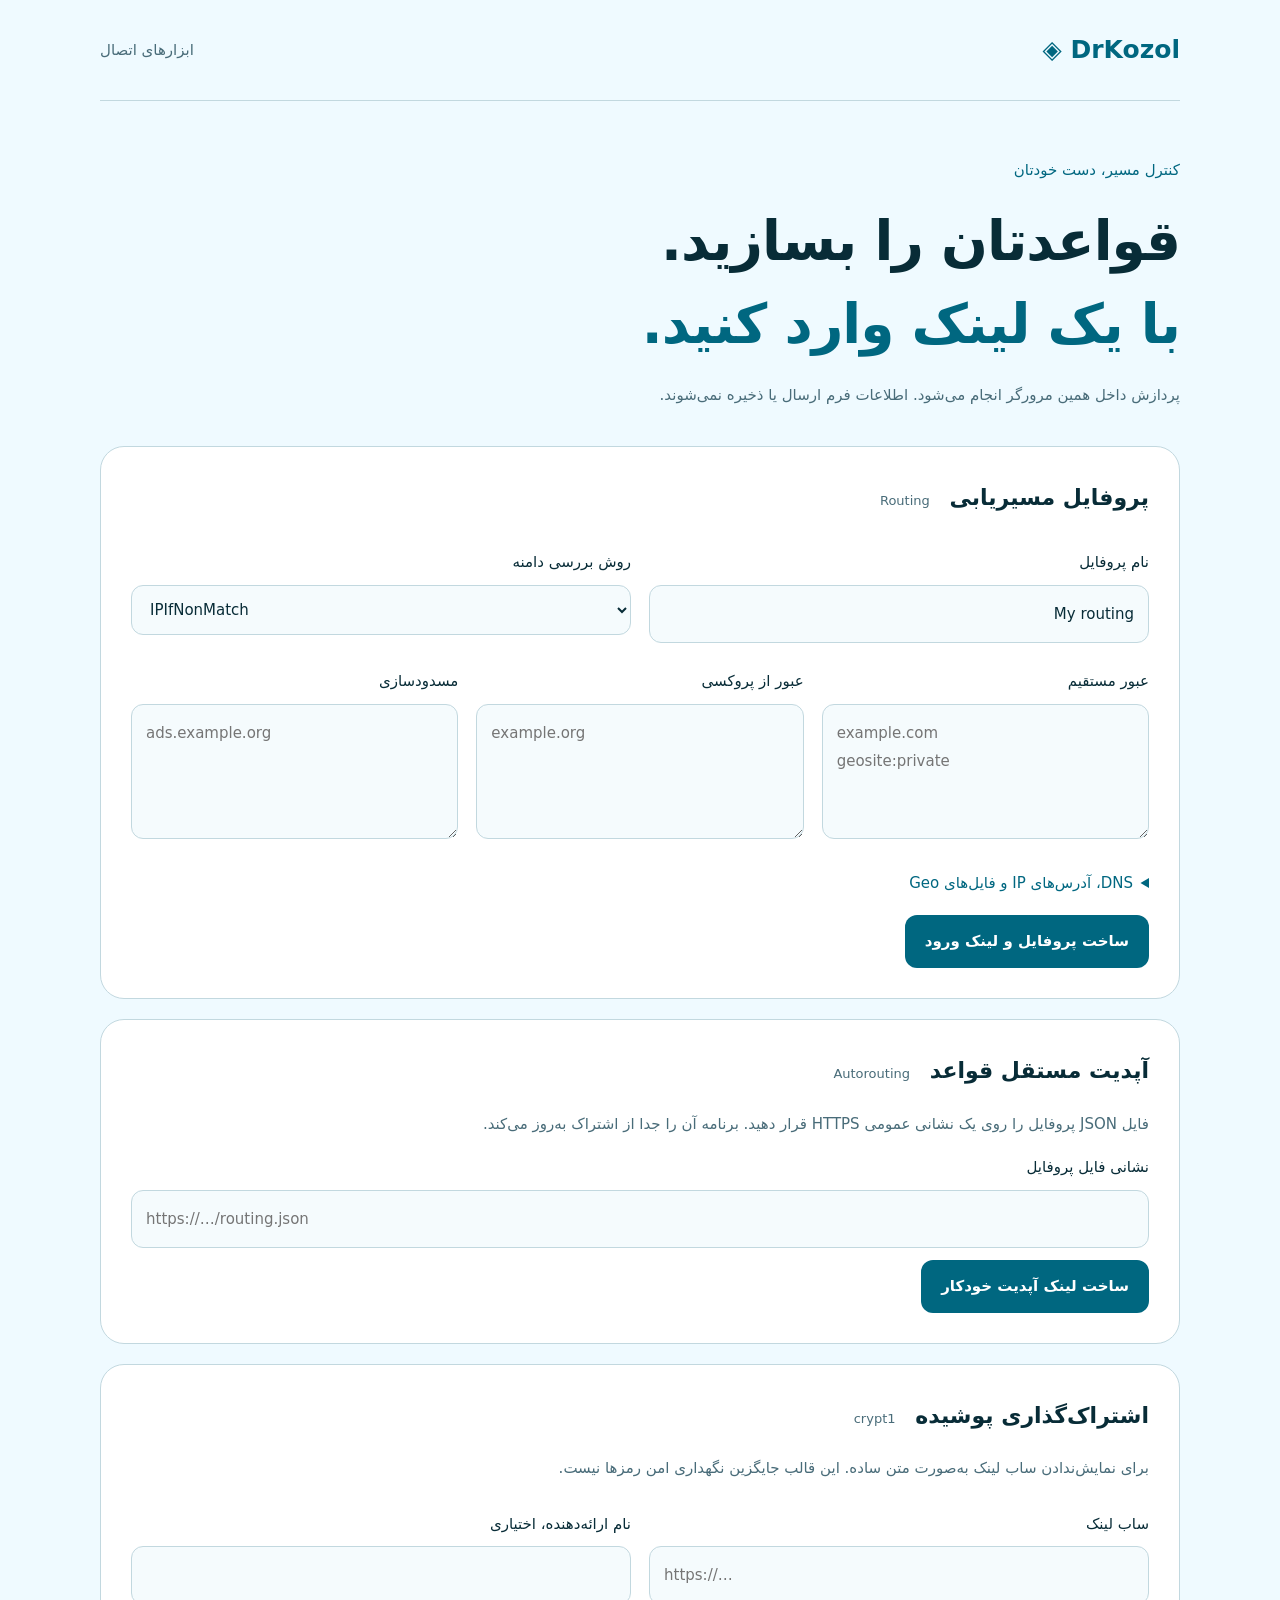
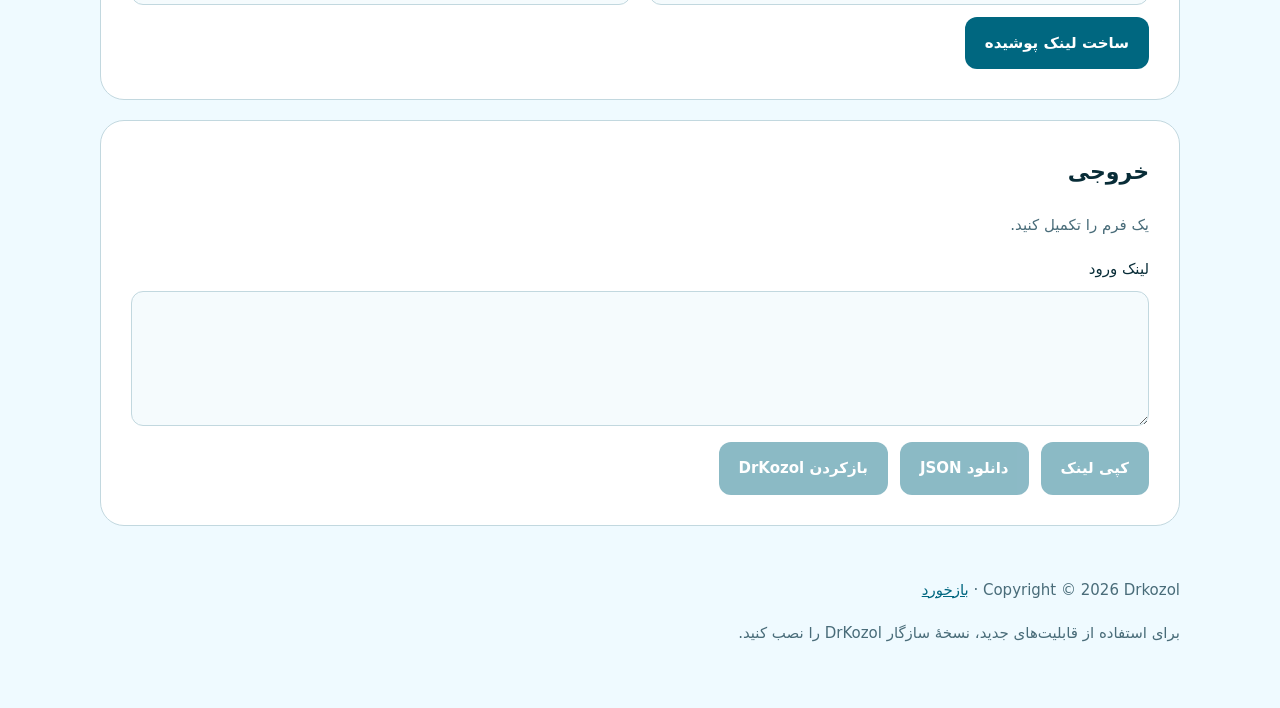
<file: index.html>
<!doctype html>
<html lang="fa" dir="rtl">
<head>
  <meta charset="utf-8"><meta name="viewport" content="width=device-width,initial-scale=1">
  <meta name="referrer" content="no-referrer">
  <meta name="description" content="ابزار محلی ساخت پروفایل مسیریابی، لینک آپدیت خودکار و لینک پوشیده برای DrKozol.">
  <title>DrKozol — سازندهٔ مسیریابی</title>
  <link rel="stylesheet" href="styles.css">
</head>
<body>
<header><a href="https://github.com/SpecterLogic/Drkozol" dir="ltr" class="brand">◈ DrKozol</a><span>ابزارهای اتصال</span></header>
<main>
  <p class="eyebrow">کنترل مسیر، دست خودتان</p>
  <h1>قواعدتان را بسازید.<br><span>با یک لینک وارد کنید.</span></h1>
  <p class="intro">پردازش داخل همین مرورگر انجام می‌شود. اطلاعات فرم ارسال یا ذخیره نمی‌شوند.</p>
  <section class="card">
    <h2>پروفایل مسیریابی <small>Routing</small></h2>
    <form id="routing-form">
      <div class="grid"><label>نام پروفایل<input name="name" value="My routing" maxlength="128" required></label><label>روش بررسی دامنه<select name="strategy"><option>IPIfNonMatch</option><option>AsIs</option><option>IPOnDemand</option></select></label></div>
      <div class="grid rules"><label>عبور مستقیم<textarea name="direct" placeholder="example.com&#10;geosite:private"></textarea></label><label>عبور از پروکسی<textarea name="proxy" placeholder="example.org"></textarea></label><label>مسدودسازی<textarea name="block" placeholder="ads.example.org"></textarea></label></div>
      <details><summary>DNS، آدرس‌های IP و فایل‌های Geo</summary>
        <div class="grid"><label>DNS تونل، نشانی DoH<input name="remoteDns" type="url" value="https://cloudflare-dns.com/dns-query"></label><label>DNS مستقیم، نشانی DoH<input name="domesticDns" type="url" value="https://dns.google/dns-query"></label></div>
        <div class="grid rules"><label>IP مستقیم<textarea name="directIp" placeholder="192.0.2.0/24"></textarea></label><label>IP پروکسی<textarea name="proxyIp" placeholder="198.51.100.0/24"></textarea></label><label>IP مسدود<textarea name="blockIp" placeholder="203.0.113.0/24"></textarea></label></div>
        <div class="grid"><label>GeoIP URL<input name="geoip" type="url" placeholder="https://…"></label><label>GeoSite URL<input name="geosite" type="url" placeholder="https://…"></label></div>
        <label class="check"><input name="globalProxy" type="checkbox" checked>ترافیک بدون قاعده از پروکسی عبور کند</label>
        <label class="check"><input name="fakeDns" type="checkbox">FakeDNS</label>
      </details>
      <button type="submit">ساخت پروفایل و لینک ورود</button>
    </form>
  </section>
  <section class="card"><h2>آپدیت مستقل قواعد <small>Autorouting</small></h2>
    <p>فایل JSON پروفایل را روی یک نشانی عمومی HTTPS قرار دهید. برنامه آن را جدا از اشتراک به‌روز می‌کند.</p>
    <form id="auto-form"><label>نشانی فایل پروفایل<input name="source" type="url" placeholder="https://…/routing.json" required></label><button type="submit">ساخت لینک آپدیت خودکار</button></form>
  </section>
  <section class="card"><h2>اشتراک‌گذاری پوشیده <small>crypt1</small></h2>
    <p>برای نمایش‌ندادن ساب لینک به‌صورت متن ساده. این قالب جایگزین نگهداری امن رمزها نیست.</p>
    <form id="crypt-form"><div class="grid"><label>ساب لینک<input name="subscription" type="password" autocomplete="off" placeholder="https://…" required></label><label>نام ارائه‌دهنده، اختیاری<input name="provider" maxlength="128"></label></div><button type="submit">ساخت لینک پوشیده</button></form>
  </section>
  <section class="card output" aria-labelledby="output-title"><h2 id="output-title">خروجی</h2>
    <p id="feedback" role="status" aria-live="polite">یک فرم را تکمیل کنید.</p>
    <label>لینک ورود<textarea id="link-output" readonly dir="ltr" spellcheck="false"></textarea></label>
    <div class="actions"><button id="copy" disabled>کپی لینک</button><button id="download" disabled>دانلود JSON</button><a id="open-app" aria-disabled="true">بازکردن DrKozol</a></div>
    <details id="json-details" hidden><summary>نمایش JSON</summary><pre id="json-output" dir="ltr"></pre></details>
  </section>
</main>
<footer>Copyright © 2026 Drkozol · <a href="https://github.com/SpecterLogic/Drkozol/issues">بازخورد</a><p>برای استفاده از قابلیت‌های جدید، نسخهٔ سازگار DrKozol را نصب کنید.</p></footer>
<script type="module" src="app.mjs"></script>
</body></html>
</file>
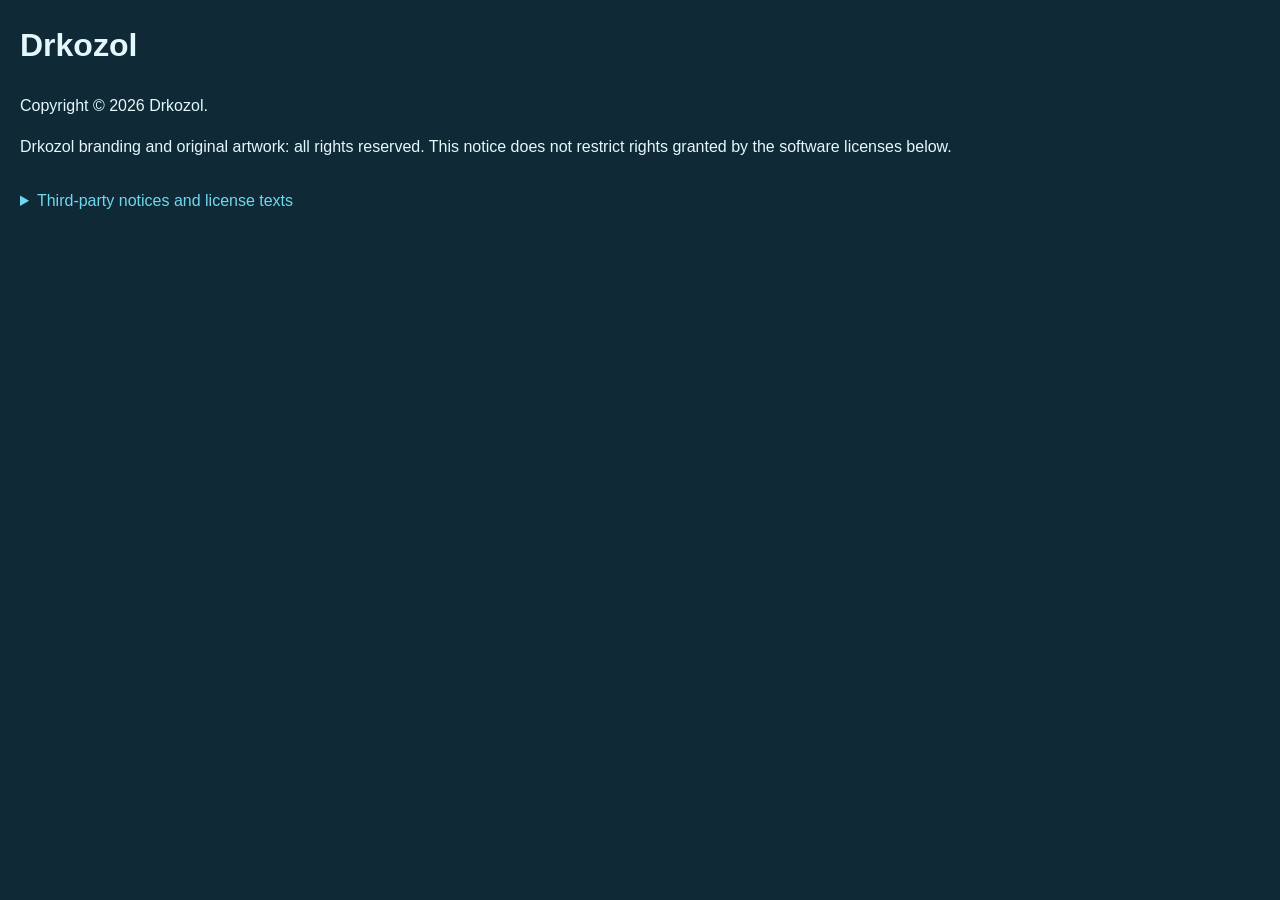
<file: V2rayNG/app/src/main/assets/drkozol_legal.html>
<!doctype html><html lang="en"><head><meta charset="utf-8"><meta name="viewport" content="width=device-width, initial-scale=1"><title>Drkozol legal information</title><style>:root{color-scheme:light dark}body{font-family:sans-serif;padding:12px;line-height:1.6;background:#102936;color:#e4f8fc}a,summary{color:#70d8ee}summary{cursor:pointer;padding:12px 0}h1{margin-top:0}pre{white-space:pre-wrap;overflow-wrap:anywhere}a{overflow-wrap:anywhere}</style></head><body>
<h1>Drkozol</h1><p>Copyright © 2026 Drkozol.</p>
<p>Drkozol branding and original artwork: all rights reserved. This notice does not restrict rights granted by the software licenses below.</p>
<details><summary>Third-party notices and license texts</summary><p>This application includes modified GPLv3 software and third-party components. The software remains subject to those licenses, including permission to redistribute and modify it. It is provided without warranty, to the extent permitted by law.</p>
<p>Corresponding source and build instructions: <a href="https://github.com/SpecterLogic/Drkozol-source">SpecterLogic/Drkozol-source</a>.</p>
<p><a href="open_source_licenses.html">Third-party notices and license texts</a></p>
<p><a href="drkozol_native_notices.html">Native component notices and license texts</a></p>
<h2>GNU General Public License, version 3</h2><pre>                    GNU GENERAL PUBLIC LICENSE
                       Version 3, 29 June 2007

 Copyright (C) 2007 Free Software Foundation, Inc. &lt;http://fsf.org/&gt;
 Everyone is permitted to copy and distribute verbatim copies
 of this license document, but changing it is not allowed.

                            Preamble

  The GNU General Public License is a free, copyleft license for
software and other kinds of works.

  The licenses for most software and other practical works are designed
to take away your freedom to share and change the works.  By contrast,
the GNU General Public License is intended to guarantee your freedom to
share and change all versions of a program--to make sure it remains free
software for all its users.  We, the Free Software Foundation, use the
GNU General Public License for most of our software; it applies also to
any other work released this way by its authors.  You can apply it to
your programs, too.

  When we speak of free software, we are referring to freedom, not
price.  Our General Public Licenses are designed to make sure that you
have the freedom to distribute copies of free software (and charge for
them if you wish), that you receive source code or can get it if you
want it, that you can change the software or use pieces of it in new
free programs, and that you know you can do these things.

  To protect your rights, we need to prevent others from denying you
these rights or asking you to surrender the rights.  Therefore, you have
certain responsibilities if you distribute copies of the software, or if
you modify it: responsibilities to respect the freedom of others.

  For example, if you distribute copies of such a program, whether
gratis or for a fee, you must pass on to the recipients the same
freedoms that you received.  You must make sure that they, too, receive
or can get the source code.  And you must show them these terms so they
know their rights.

  Developers that use the GNU GPL protect your rights with two steps:
(1) assert copyright on the software, and (2) offer you this License
giving you legal permission to copy, distribute and/or modify it.

  For the developers&#x27; and authors&#x27; protection, the GPL clearly explains
that there is no warranty for this free software.  For both users&#x27; and
authors&#x27; sake, the GPL requires that modified versions be marked as
changed, so that their problems will not be attributed erroneously to
authors of previous versions.

  Some devices are designed to deny users access to install or run
modified versions of the software inside them, although the manufacturer
can do so.  This is fundamentally incompatible with the aim of
protecting users&#x27; freedom to change the software.  The systematic
pattern of such abuse occurs in the area of products for individuals to
use, which is precisely where it is most unacceptable.  Therefore, we
have designed this version of the GPL to prohibit the practice for those
products.  If such problems arise substantially in other domains, we
stand ready to extend this provision to those domains in future versions
of the GPL, as needed to protect the freedom of users.

  Finally, every program is threatened constantly by software patents.
States should not allow patents to restrict development and use of
software on general-purpose computers, but in those that do, we wish to
avoid the special danger that patents applied to a free program could
make it effectively proprietary.  To prevent this, the GPL assures that
patents cannot be used to render the program non-free.

  The precise terms and conditions for copying, distribution and
modification follow.

                       TERMS AND CONDITIONS

  0. Definitions.

  &quot;This License&quot; refers to version 3 of the GNU General Public License.

  &quot;Copyright&quot; also means copyright-like laws that apply to other kinds of
works, such as semiconductor masks.

  &quot;The Program&quot; refers to any copyrightable work licensed under this
License.  Each licensee is addressed as &quot;you&quot;.  &quot;Licensees&quot; and
&quot;recipients&quot; may be individuals or organizations.

  To &quot;modify&quot; a work means to copy from or adapt all or part of the work
in a fashion requiring copyright permission, other than the making of an
exact copy.  The resulting work is called a &quot;modified version&quot; of the
earlier work or a work &quot;based on&quot; the earlier work.

  A &quot;covered work&quot; means either the unmodified Program or a work based
on the Program.

  To &quot;propagate&quot; a work means to do anything with it that, without
permission, would make you directly or secondarily liable for
infringement under applicable copyright law, except executing it on a
computer or modifying a private copy.  Propagation includes copying,
distribution (with or without modification), making available to the
public, and in some countries other activities as well.

  To &quot;convey&quot; a work means any kind of propagation that enables other
parties to make or receive copies.  Mere interaction with a user through
a computer network, with no transfer of a copy, is not conveying.

  An interactive user interface displays &quot;Appropriate Legal Notices&quot;
to the extent that it includes a convenient and prominently visible
feature that (1) displays an appropriate copyright notice, and (2)
tells the user that there is no warranty for the work (except to the
extent that warranties are provided), that licensees may convey the
work under this License, and how to view a copy of this License.  If
the interface presents a list of user commands or options, such as a
menu, a prominent item in the list meets this criterion.

  1. Source Code.

  The &quot;source code&quot; for a work means the preferred form of the work
for making modifications to it.  &quot;Object code&quot; means any non-source
form of a work.

  A &quot;Standard Interface&quot; means an interface that either is an official
standard defined by a recognized standards body, or, in the case of
interfaces specified for a particular programming language, one that
is widely used among developers working in that language.

  The &quot;System Libraries&quot; of an executable work include anything, other
than the work as a whole, that (a) is included in the normal form of
packaging a Major Component, but which is not part of that Major
Component, and (b) serves only to enable use of the work with that
Major Component, or to implement a Standard Interface for which an
implementation is available to the public in source code form.  A
&quot;Major Component&quot;, in this context, means a major essential component
(kernel, window system, and so on) of the specific operating system
(if any) on which the executable work runs, or a compiler used to
produce the work, or an object code interpreter used to run it.

  The &quot;Corresponding Source&quot; for a work in object code form means all
the source code needed to generate, install, and (for an executable
work) run the object code and to modify the work, including scripts to
control those activities.  However, it does not include the work&#x27;s
System Libraries, or general-purpose tools or generally available free
programs which are used unmodified in performing those activities but
which are not part of the work.  For example, Corresponding Source
includes interface definition files associated with source files for
the work, and the source code for shared libraries and dynamically
linked subprograms that the work is specifically designed to require,
such as by intimate data communication or control flow between those
subprograms and other parts of the work.

  The Corresponding Source need not include anything that users
can regenerate automatically from other parts of the Corresponding
Source.

  The Corresponding Source for a work in source code form is that
same work.

  2. Basic Permissions.

  All rights granted under this License are granted for the term of
copyright on the Program, and are irrevocable provided the stated
conditions are met.  This License explicitly affirms your unlimited
permission to run the unmodified Program.  The output from running a
covered work is covered by this License only if the output, given its
content, constitutes a covered work.  This License acknowledges your
rights of fair use or other equivalent, as provided by copyright law.

  You may make, run and propagate covered works that you do not
convey, without conditions so long as your license otherwise remains
in force.  You may convey covered works to others for the sole purpose
of having them make modifications exclusively for you, or provide you
with facilities for running those works, provided that you comply with
the terms of this License in conveying all material for which you do
not control copyright.  Those thus making or running the covered works
for you must do so exclusively on your behalf, under your direction
and control, on terms that prohibit them from making any copies of
your copyrighted material outside their relationship with you.

  Conveying under any other circumstances is permitted solely under
the conditions stated below.  Sublicensing is not allowed; section 10
makes it unnecessary.

  3. Protecting Users&#x27; Legal Rights From Anti-Circumvention Law.

  No covered work shall be deemed part of an effective technological
measure under any applicable law fulfilling obligations under article
11 of the WIPO copyright treaty adopted on 20 December 1996, or
similar laws prohibiting or restricting circumvention of such
measures.

  When you convey a covered work, you waive any legal power to forbid
circumvention of technological measures to the extent such circumvention
is effected by exercising rights under this License with respect to
the covered work, and you disclaim any intention to limit operation or
modification of the work as a means of enforcing, against the work&#x27;s
users, your or third parties&#x27; legal rights to forbid circumvention of
technological measures.

  4. Conveying Verbatim Copies.

  You may convey verbatim copies of the Program&#x27;s source code as you
receive it, in any medium, provided that you conspicuously and
appropriately publish on each copy an appropriate copyright notice;
keep intact all notices stating that this License and any
non-permissive terms added in accord with section 7 apply to the code;
keep intact all notices of the absence of any warranty; and give all
recipients a copy of this License along with the Program.

  You may charge any price or no price for each copy that you convey,
and you may offer support or warranty protection for a fee.

  5. Conveying Modified Source Versions.

  You may convey a work based on the Program, or the modifications to
produce it from the Program, in the form of source code under the
terms of section 4, provided that you also meet all of these conditions:

    a) The work must carry prominent notices stating that you modified
    it, and giving a relevant date.

    b) The work must carry prominent notices stating that it is
    released under this License and any conditions added under section
    7.  This requirement modifies the requirement in section 4 to
    &quot;keep intact all notices&quot;.

    c) You must license the entire work, as a whole, under this
    License to anyone who comes into possession of a copy.  This
    License will therefore apply, along with any applicable section 7
    additional terms, to the whole of the work, and all its parts,
    regardless of how they are packaged.  This License gives no
    permission to license the work in any other way, but it does not
    invalidate such permission if you have separately received it.

    d) If the work has interactive user interfaces, each must display
    Appropriate Legal Notices; however, if the Program has interactive
    interfaces that do not display Appropriate Legal Notices, your
    work need not make them do so.

  A compilation of a covered work with other separate and independent
works, which are not by their nature extensions of the covered work,
and which are not combined with it such as to form a larger program,
in or on a volume of a storage or distribution medium, is called an
&quot;aggregate&quot; if the compilation and its resulting copyright are not
used to limit the access or legal rights of the compilation&#x27;s users
beyond what the individual works permit.  Inclusion of a covered work
in an aggregate does not cause this License to apply to the other
parts of the aggregate.

  6. Conveying Non-Source Forms.

  You may convey a covered work in object code form under the terms
of sections 4 and 5, provided that you also convey the
machine-readable Corresponding Source under the terms of this License,
in one of these ways:

    a) Convey the object code in, or embodied in, a physical product
    (including a physical distribution medium), accompanied by the
    Corresponding Source fixed on a durable physical medium
    customarily used for software interchange.

    b) Convey the object code in, or embodied in, a physical product
    (including a physical distribution medium), accompanied by a
    written offer, valid for at least three years and valid for as
    long as you offer spare parts or customer support for that product
    model, to give anyone who possesses the object code either (1) a
    copy of the Corresponding Source for all the software in the
    product that is covered by this License, on a durable physical
    medium customarily used for software interchange, for a price no
    more than your reasonable cost of physically performing this
    conveying of source, or (2) access to copy the
    Corresponding Source from a network server at no charge.

    c) Convey individual copies of the object code with a copy of the
    written offer to provide the Corresponding Source.  This
    alternative is allowed only occasionally and noncommercially, and
    only if you received the object code with such an offer, in accord
    with subsection 6b.

    d) Convey the object code by offering access from a designated
    place (gratis or for a charge), and offer equivalent access to the
    Corresponding Source in the same way through the same place at no
    further charge.  You need not require recipients to copy the
    Corresponding Source along with the object code.  If the place to
    copy the object code is a network server, the Corresponding Source
    may be on a different server (operated by you or a third party)
    that supports equivalent copying facilities, provided you maintain
    clear directions next to the object code saying where to find the
    Corresponding Source.  Regardless of what server hosts the
    Corresponding Source, you remain obligated to ensure that it is
    available for as long as needed to satisfy these requirements.

    e) Convey the object code using peer-to-peer transmission, provided
    you inform other peers where the object code and Corresponding
    Source of the work are being offered to the general public at no
    charge under subsection 6d.

  A separable portion of the object code, whose source code is excluded
from the Corresponding Source as a System Library, need not be
included in conveying the object code work.

  A &quot;User Product&quot; is either (1) a &quot;consumer product&quot;, which means any
tangible personal property which is normally used for personal, family,
or household purposes, or (2) anything designed or sold for incorporation
into a dwelling.  In determining whether a product is a consumer product,
doubtful cases shall be resolved in favor of coverage.  For a particular
product received by a particular user, &quot;normally used&quot; refers to a
typical or common use of that class of product, regardless of the status
of the particular user or of the way in which the particular user
actually uses, or expects or is expected to use, the product.  A product
is a consumer product regardless of whether the product has substantial
commercial, industrial or non-consumer uses, unless such uses represent
the only significant mode of use of the product.

  &quot;Installation Information&quot; for a User Product means any methods,
procedures, authorization keys, or other information required to install
and execute modified versions of a covered work in that User Product from
a modified version of its Corresponding Source.  The information must
suffice to ensure that the continued functioning of the modified object
code is in no case prevented or interfered with solely because
modification has been made.

  If you convey an object code work under this section in, or with, or
specifically for use in, a User Product, and the conveying occurs as
part of a transaction in which the right of possession and use of the
User Product is transferred to the recipient in perpetuity or for a
fixed term (regardless of how the transaction is characterized), the
Corresponding Source conveyed under this section must be accompanied
by the Installation Information.  But this requirement does not apply
if neither you nor any third party retains the ability to install
modified object code on the User Product (for example, the work has
been installed in ROM).

  The requirement to provide Installation Information does not include a
requirement to continue to provide support service, warranty, or updates
for a work that has been modified or installed by the recipient, or for
the User Product in which it has been modified or installed.  Access to a
network may be denied when the modification itself materially and
adversely affects the operation of the network or violates the rules and
protocols for communication across the network.

  Corresponding Source conveyed, and Installation Information provided,
in accord with this section must be in a format that is publicly
documented (and with an implementation available to the public in
source code form), and must require no special password or key for
unpacking, reading or copying.

  7. Additional Terms.

  &quot;Additional permissions&quot; are terms that supplement the terms of this
License by making exceptions from one or more of its conditions.
Additional permissions that are applicable to the entire Program shall
be treated as though they were included in this License, to the extent
that they are valid under applicable law.  If additional permissions
apply only to part of the Program, that part may be used separately
under those permissions, but the entire Program remains governed by
this License without regard to the additional permissions.

  When you convey a copy of a covered work, you may at your option
remove any additional permissions from that copy, or from any part of
it.  (Additional permissions may be written to require their own
removal in certain cases when you modify the work.)  You may place
additional permissions on material, added by you to a covered work,
for which you have or can give appropriate copyright permission.

  Notwithstanding any other provision of this License, for material you
add to a covered work, you may (if authorized by the copyright holders of
that material) supplement the terms of this License with terms:

    a) Disclaiming warranty or limiting liability differently from the
    terms of sections 15 and 16 of this License; or

    b) Requiring preservation of specified reasonable legal notices or
    author attributions in that material or in the Appropriate Legal
    Notices displayed by works containing it; or

    c) Prohibiting misrepresentation of the origin of that material, or
    requiring that modified versions of such material be marked in
    reasonable ways as different from the original version; or

    d) Limiting the use for publicity purposes of names of licensors or
    authors of the material; or

    e) Declining to grant rights under trademark law for use of some
    trade names, trademarks, or service marks; or

    f) Requiring indemnification of licensors and authors of that
    material by anyone who conveys the material (or modified versions of
    it) with contractual assumptions of liability to the recipient, for
    any liability that these contractual assumptions directly impose on
    those licensors and authors.

  All other non-permissive additional terms are considered &quot;further
restrictions&quot; within the meaning of section 10.  If the Program as you
received it, or any part of it, contains a notice stating that it is
governed by this License along with a term that is a further
restriction, you may remove that term.  If a license document contains
a further restriction but permits relicensing or conveying under this
License, you may add to a covered work material governed by the terms
of that license document, provided that the further restriction does
not survive such relicensing or conveying.

  If you add terms to a covered work in accord with this section, you
must place, in the relevant source files, a statement of the
additional terms that apply to those files, or a notice indicating
where to find the applicable terms.

  Additional terms, permissive or non-permissive, may be stated in the
form of a separately written license, or stated as exceptions;
the above requirements apply either way.

  8. Termination.

  You may not propagate or modify a covered work except as expressly
provided under this License.  Any attempt otherwise to propagate or
modify it is void, and will automatically terminate your rights under
this License (including any patent licenses granted under the third
paragraph of section 11).

  However, if you cease all violation of this License, then your
license from a particular copyright holder is reinstated (a)
provisionally, unless and until the copyright holder explicitly and
finally terminates your license, and (b) permanently, if the copyright
holder fails to notify you of the violation by some reasonable means
prior to 60 days after the cessation.

  Moreover, your license from a particular copyright holder is
reinstated permanently if the copyright holder notifies you of the
violation by some reasonable means, this is the first time you have
received notice of violation of this License (for any work) from that
copyright holder, and you cure the violation prior to 30 days after
your receipt of the notice.

  Termination of your rights under this section does not terminate the
licenses of parties who have received copies or rights from you under
this License.  If your rights have been terminated and not permanently
reinstated, you do not qualify to receive new licenses for the same
material under section 10.

  9. Acceptance Not Required for Having Copies.

  You are not required to accept this License in order to receive or
run a copy of the Program.  Ancillary propagation of a covered work
occurring solely as a consequence of using peer-to-peer transmission
to receive a copy likewise does not require acceptance.  However,
nothing other than this License grants you permission to propagate or
modify any covered work.  These actions infringe copyright if you do
not accept this License.  Therefore, by modifying or propagating a
covered work, you indicate your acceptance of this License to do so.

  10. Automatic Licensing of Downstream Recipients.

  Each time you convey a covered work, the recipient automatically
receives a license from the original licensors, to run, modify and
propagate that work, subject to this License.  You are not responsible
for enforcing compliance by third parties with this License.

  An &quot;entity transaction&quot; is a transaction transferring control of an
organization, or substantially all assets of one, or subdividing an
organization, or merging organizations.  If propagation of a covered
work results from an entity transaction, each party to that
transaction who receives a copy of the work also receives whatever
licenses to the work the party&#x27;s predecessor in interest had or could
give under the previous paragraph, plus a right to possession of the
Corresponding Source of the work from the predecessor in interest, if
the predecessor has it or can get it with reasonable efforts.

  You may not impose any further restrictions on the exercise of the
rights granted or affirmed under this License.  For example, you may
not impose a license fee, royalty, or other charge for exercise of
rights granted under this License, and you may not initiate litigation
(including a cross-claim or counterclaim in a lawsuit) alleging that
any patent claim is infringed by making, using, selling, offering for
sale, or importing the Program or any portion of it.

  11. Patents.

  A &quot;contributor&quot; is a copyright holder who authorizes use under this
License of the Program or a work on which the Program is based.  The
work thus licensed is called the contributor&#x27;s &quot;contributor version&quot;.

  A contributor&#x27;s &quot;essential patent claims&quot; are all patent claims
owned or controlled by the contributor, whether already acquired or
hereafter acquired, that would be infringed by some manner, permitted
by this License, of making, using, or selling its contributor version,
but do not include claims that would be infringed only as a
consequence of further modification of the contributor version.  For
purposes of this definition, &quot;control&quot; includes the right to grant
patent sublicenses in a manner consistent with the requirements of
this License.

  Each contributor grants you a non-exclusive, worldwide, royalty-free
patent license under the contributor&#x27;s essential patent claims, to
make, use, sell, offer for sale, import and otherwise run, modify and
propagate the contents of its contributor version.

  In the following three paragraphs, a &quot;patent license&quot; is any express
agreement or commitment, however denominated, not to enforce a patent
(such as an express permission to practice a patent or covenant not to
sue for patent infringement).  To &quot;grant&quot; such a patent license to a
party means to make such an agreement or commitment not to enforce a
patent against the party.

  If you convey a covered work, knowingly relying on a patent license,
and the Corresponding Source of the work is not available for anyone
to copy, free of charge and under the terms of this License, through a
publicly available network server or other readily accessible means,
then you must either (1) cause the Corresponding Source to be so
available, or (2) arrange to deprive yourself of the benefit of the
patent license for this particular work, or (3) arrange, in a manner
consistent with the requirements of this License, to extend the patent
license to downstream recipients.  &quot;Knowingly relying&quot; means you have
actual knowledge that, but for the patent license, your conveying the
covered work in a country, or your recipient&#x27;s use of the covered work
in a country, would infringe one or more identifiable patents in that
country that you have reason to believe are valid.

  If, pursuant to or in connection with a single transaction or
arrangement, you convey, or propagate by procuring conveyance of, a
covered work, and grant a patent license to some of the parties
receiving the covered work authorizing them to use, propagate, modify
or convey a specific copy of the covered work, then the patent license
you grant is automatically extended to all recipients of the covered
work and works based on it.

  A patent license is &quot;discriminatory&quot; if it does not include within
the scope of its coverage, prohibits the exercise of, or is
conditioned on the non-exercise of one or more of the rights that are
specifically granted under this License.  You may not convey a covered
work if you are a party to an arrangement with a third party that is
in the business of distributing software, under which you make payment
to the third party based on the extent of your activity of conveying
the work, and under which the third party grants, to any of the
parties who would receive the covered work from you, a discriminatory
patent license (a) in connection with copies of the covered work
conveyed by you (or copies made from those copies), or (b) primarily
for and in connection with specific products or compilations that
contain the covered work, unless you entered into that arrangement,
or that patent license was granted, prior to 28 March 2007.

  Nothing in this License shall be construed as excluding or limiting
any implied license or other defenses to infringement that may
otherwise be available to you under applicable patent law.

  12. No Surrender of Others&#x27; Freedom.

  If conditions are imposed on you (whether by court order, agreement or
otherwise) that contradict the conditions of this License, they do not
excuse you from the conditions of this License.  If you cannot convey a
covered work so as to satisfy simultaneously your obligations under this
License and any other pertinent obligations, then as a consequence you may
not convey it at all.  For example, if you agree to terms that obligate you
to collect a royalty for further conveying from those to whom you convey
the Program, the only way you could satisfy both those terms and this
License would be to refrain entirely from conveying the Program.

  13. Use with the GNU Affero General Public License.

  Notwithstanding any other provision of this License, you have
permission to link or combine any covered work with a work licensed
under version 3 of the GNU Affero General Public License into a single
combined work, and to convey the resulting work.  The terms of this
License will continue to apply to the part which is the covered work,
but the special requirements of the GNU Affero General Public License,
section 13, concerning interaction through a network will apply to the
combination as such.

  14. Revised Versions of this License.

  The Free Software Foundation may publish revised and/or new versions of
the GNU General Public License from time to time.  Such new versions will
be similar in spirit to the present version, but may differ in detail to
address new problems or concerns.

  Each version is given a distinguishing version number.  If the
Program specifies that a certain numbered version of the GNU General
Public License &quot;or any later version&quot; applies to it, you have the
option of following the terms and conditions either of that numbered
version or of any later version published by the Free Software
Foundation.  If the Program does not specify a version number of the
GNU General Public License, you may choose any version ever published
by the Free Software Foundation.

  If the Program specifies that a proxy can decide which future
versions of the GNU General Public License can be used, that proxy&#x27;s
public statement of acceptance of a version permanently authorizes you
to choose that version for the Program.

  Later license versions may give you additional or different
permissions.  However, no additional obligations are imposed on any
author or copyright holder as a result of your choosing to follow a
later version.

  15. Disclaimer of Warranty.

  THERE IS NO WARRANTY FOR THE PROGRAM, TO THE EXTENT PERMITTED BY
APPLICABLE LAW.  EXCEPT WHEN OTHERWISE STATED IN WRITING THE COPYRIGHT
HOLDERS AND/OR OTHER PARTIES PROVIDE THE PROGRAM &quot;AS IS&quot; WITHOUT WARRANTY
OF ANY KIND, EITHER EXPRESSED OR IMPLIED, INCLUDING, BUT NOT LIMITED TO,
THE IMPLIED WARRANTIES OF MERCHANTABILITY AND FITNESS FOR A PARTICULAR
PURPOSE.  THE ENTIRE RISK AS TO THE QUALITY AND PERFORMANCE OF THE PROGRAM
IS WITH YOU.  SHOULD THE PROGRAM PROVE DEFECTIVE, YOU ASSUME THE COST OF
ALL NECESSARY SERVICING, REPAIR OR CORRECTION.

  16. Limitation of Liability.

  IN NO EVENT UNLESS REQUIRED BY APPLICABLE LAW OR AGREED TO IN WRITING
WILL ANY COPYRIGHT HOLDER, OR ANY OTHER PARTY WHO MODIFIES AND/OR CONVEYS
THE PROGRAM AS PERMITTED ABOVE, BE LIABLE TO YOU FOR DAMAGES, INCLUDING ANY
GENERAL, SPECIAL, INCIDENTAL OR CONSEQUENTIAL DAMAGES ARISING OUT OF THE
USE OR INABILITY TO USE THE PROGRAM (INCLUDING BUT NOT LIMITED TO LOSS OF
DATA OR DATA BEING RENDERED INACCURATE OR LOSSES SUSTAINED BY YOU OR THIRD
PARTIES OR A FAILURE OF THE PROGRAM TO OPERATE WITH ANY OTHER PROGRAMS),
EVEN IF SUCH HOLDER OR OTHER PARTY HAS BEEN ADVISED OF THE POSSIBILITY OF
SUCH DAMAGES.

  17. Interpretation of Sections 15 and 16.

  If the disclaimer of warranty and limitation of liability provided
above cannot be given local legal effect according to their terms,
reviewing courts shall apply local law that most closely approximates
an absolute waiver of all civil liability in connection with the
Program, unless a warranty or assumption of liability accompanies a
copy of the Program in return for a fee.

                     END OF TERMS AND CONDITIONS

            How to Apply These Terms to Your New Programs

  If you develop a new program, and you want it to be of the greatest
possible use to the public, the best way to achieve this is to make it
free software which everyone can redistribute and change under these terms.

  To do so, attach the following notices to the program.  It is safest
to attach them to the start of each source file to most effectively
state the exclusion of warranty; and each file should have at least
the &quot;copyright&quot; line and a pointer to where the full notice is found.

    &lt;one line to give the program&#x27;s name and a brief idea of what it does.&gt;
    Copyright (C) &lt;year&gt;  &lt;name of author&gt;

    This program is free software: you can redistribute it and/or modify
    it under the terms of the GNU General Public License as published by
    the Free Software Foundation, either version 3 of the License, or
    (at your option) any later version.

    This program is distributed in the hope that it will be useful,
    but WITHOUT ANY WARRANTY; without even the implied warranty of
    MERCHANTABILITY or FITNESS FOR A PARTICULAR PURPOSE.  See the
    GNU General Public License for more details.

    You should have received a copy of the GNU General Public License
    along with this program.  If not, see &lt;http://www.gnu.org/licenses/&gt;.

Also add information on how to contact you by electronic and paper mail.

  If the program does terminal interaction, make it output a short
notice like this when it starts in an interactive mode:

    &lt;program&gt;  Copyright (C) &lt;year&gt;  &lt;name of author&gt;
    This program comes with ABSOLUTELY NO WARRANTY; for details type `show w&#x27;.
    This is free software, and you are welcome to redistribute it
    under certain conditions; type `show c&#x27; for details.

The hypothetical commands `show w&#x27; and `show c&#x27; should show the appropriate
parts of the General Public License.  Of course, your program&#x27;s commands
might be different; for a GUI interface, you would use an &quot;about box&quot;.

  You should also get your employer (if you work as a programmer) or school,
if any, to sign a &quot;copyright disclaimer&quot; for the program, if necessary.
For more information on this, and how to apply and follow the GNU GPL, see
&lt;http://www.gnu.org/licenses/&gt;.

  The GNU General Public License does not permit incorporating your program
into proprietary programs.  If your program is a subroutine library, you
may consider it more useful to permit linking proprietary applications with
the library.  If this is what you want to do, use the GNU Lesser General
Public License instead of this License.  But first, please read
&lt;http://www.gnu.org/philosophy/why-not-lgpl.html&gt;.
</pre></details></body></html>
</file>
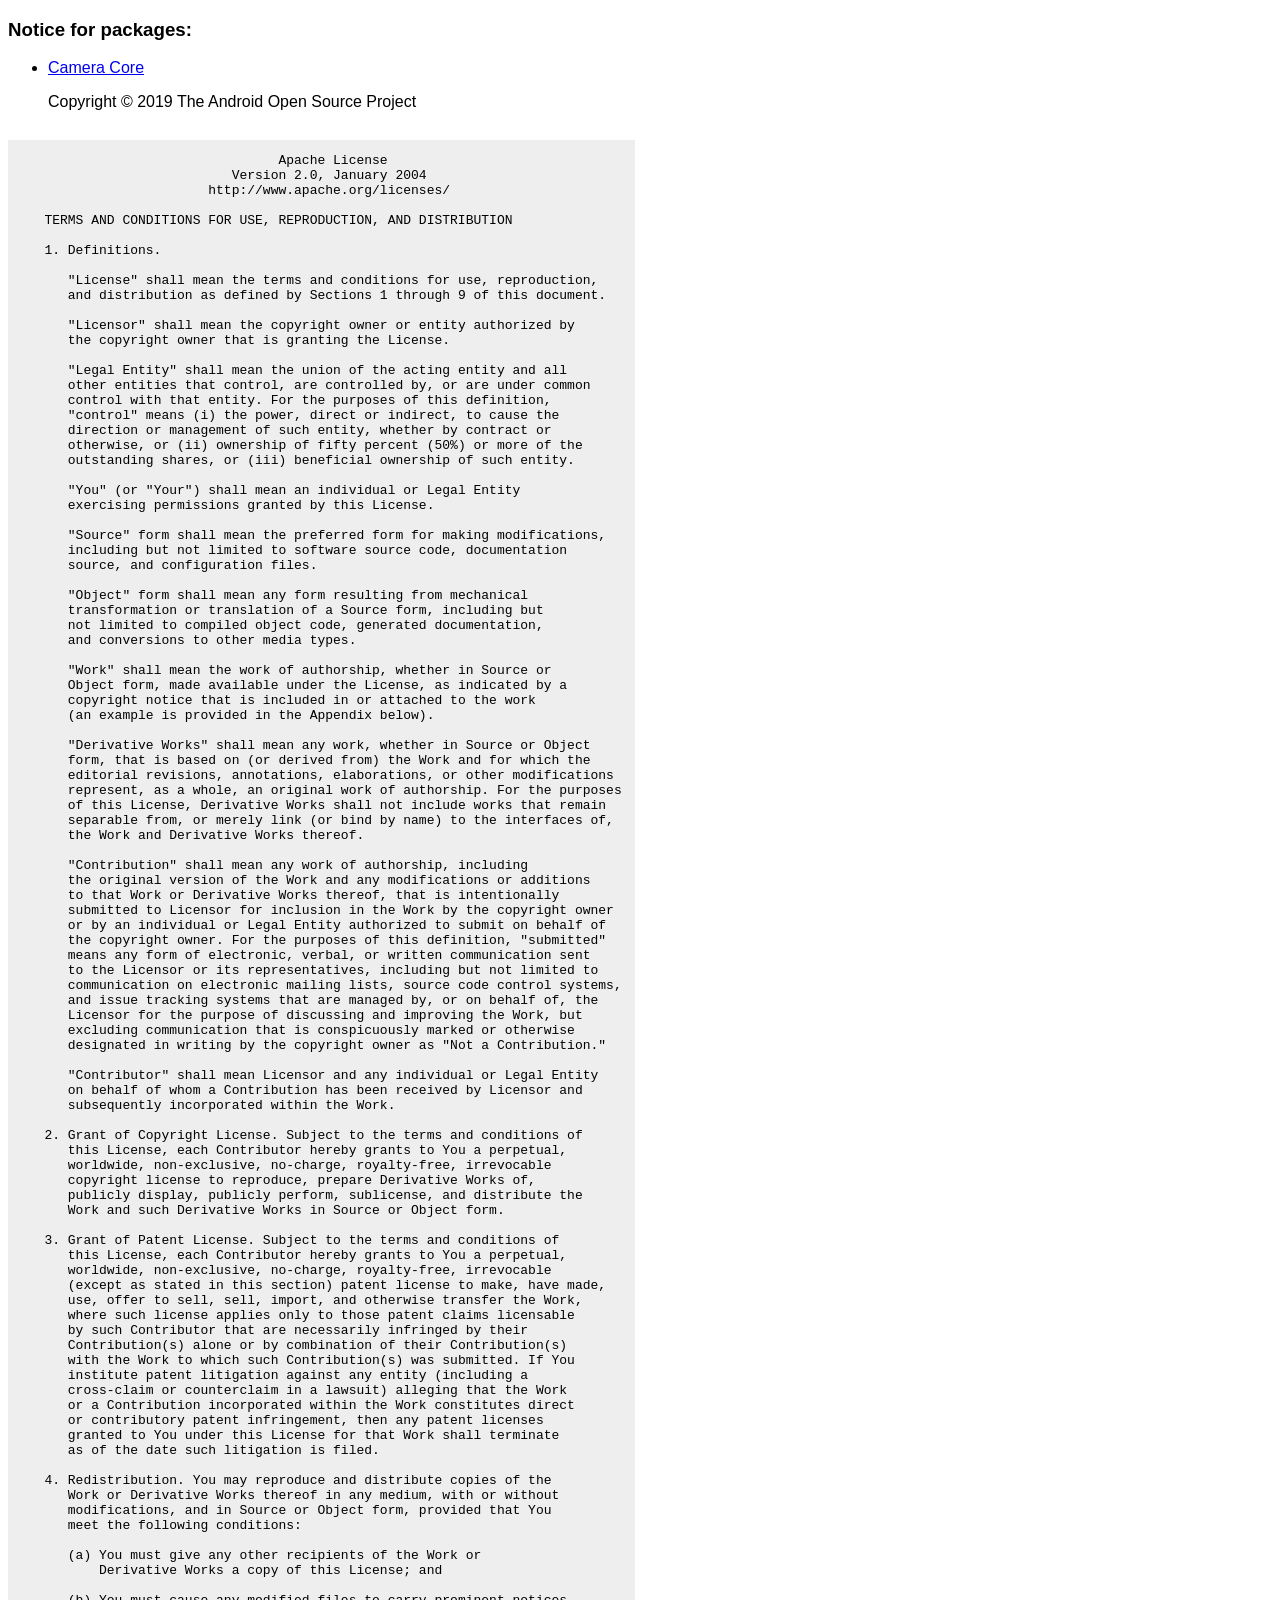
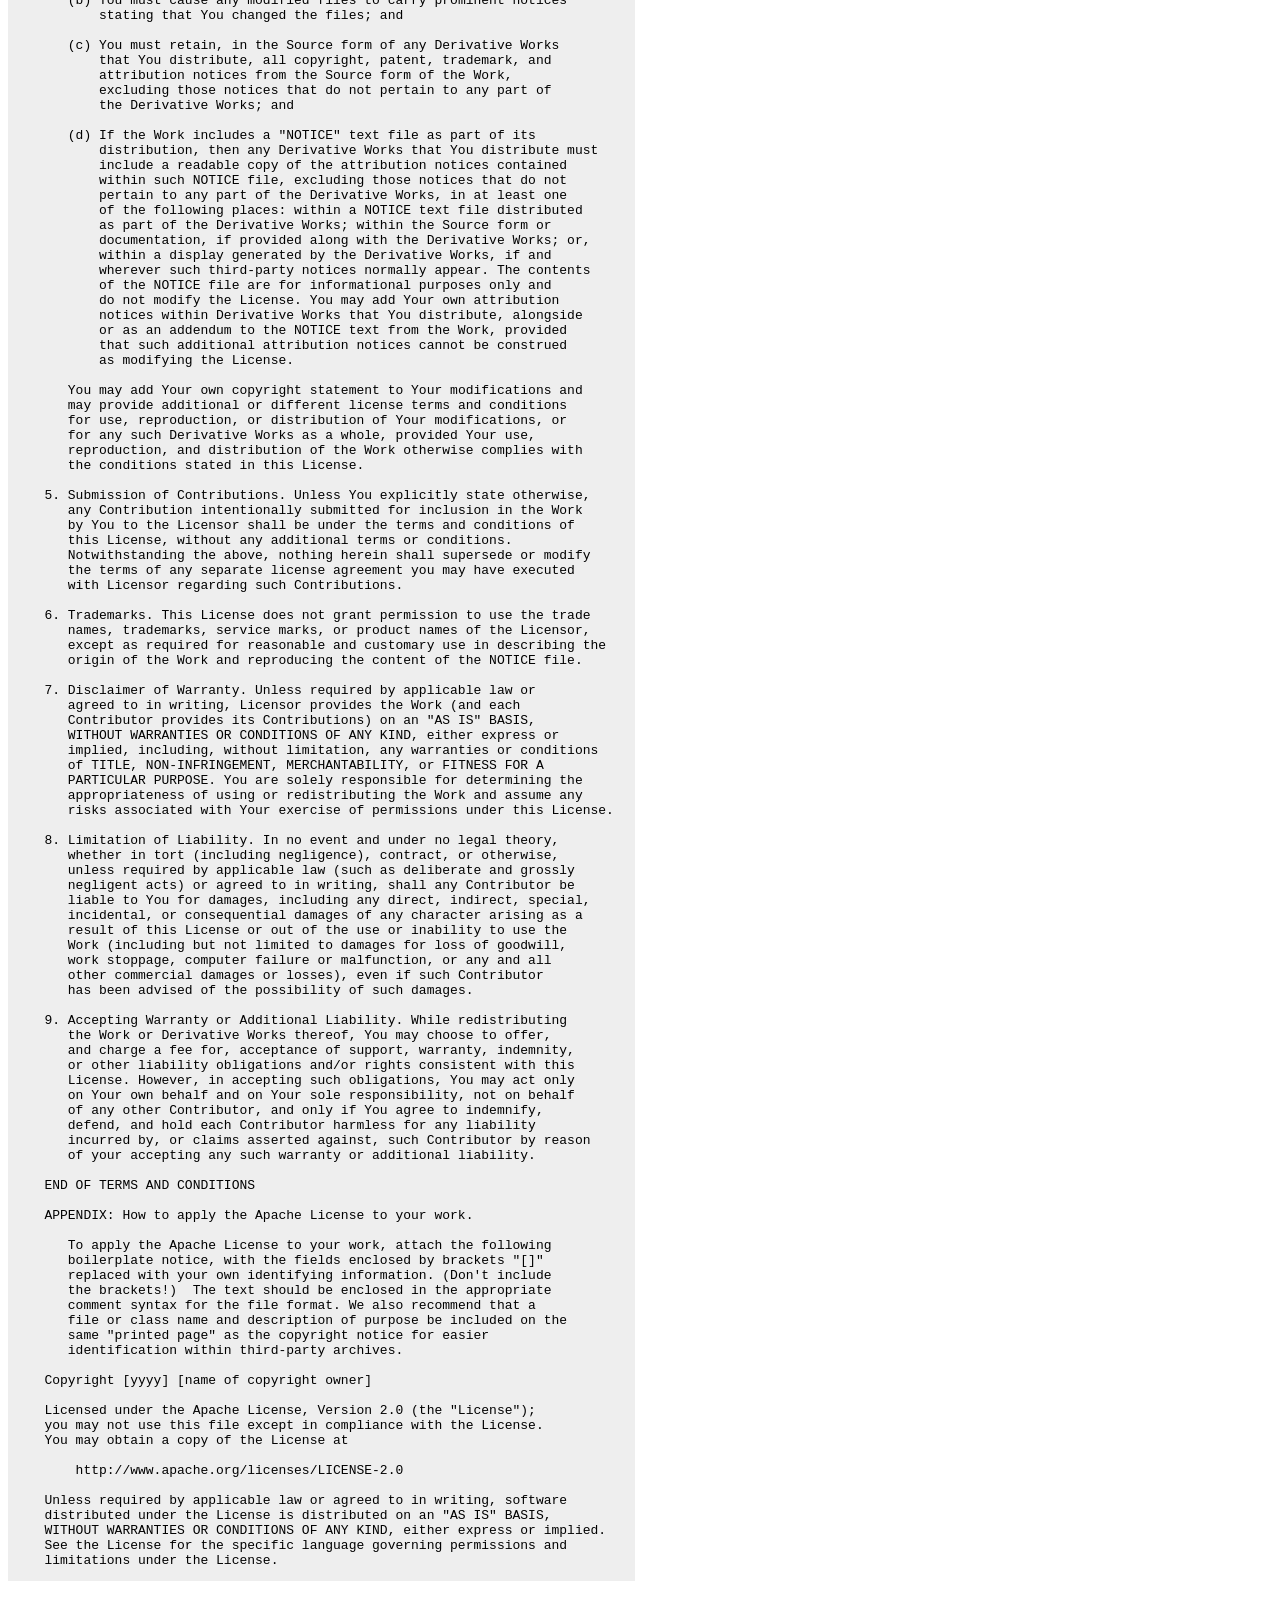
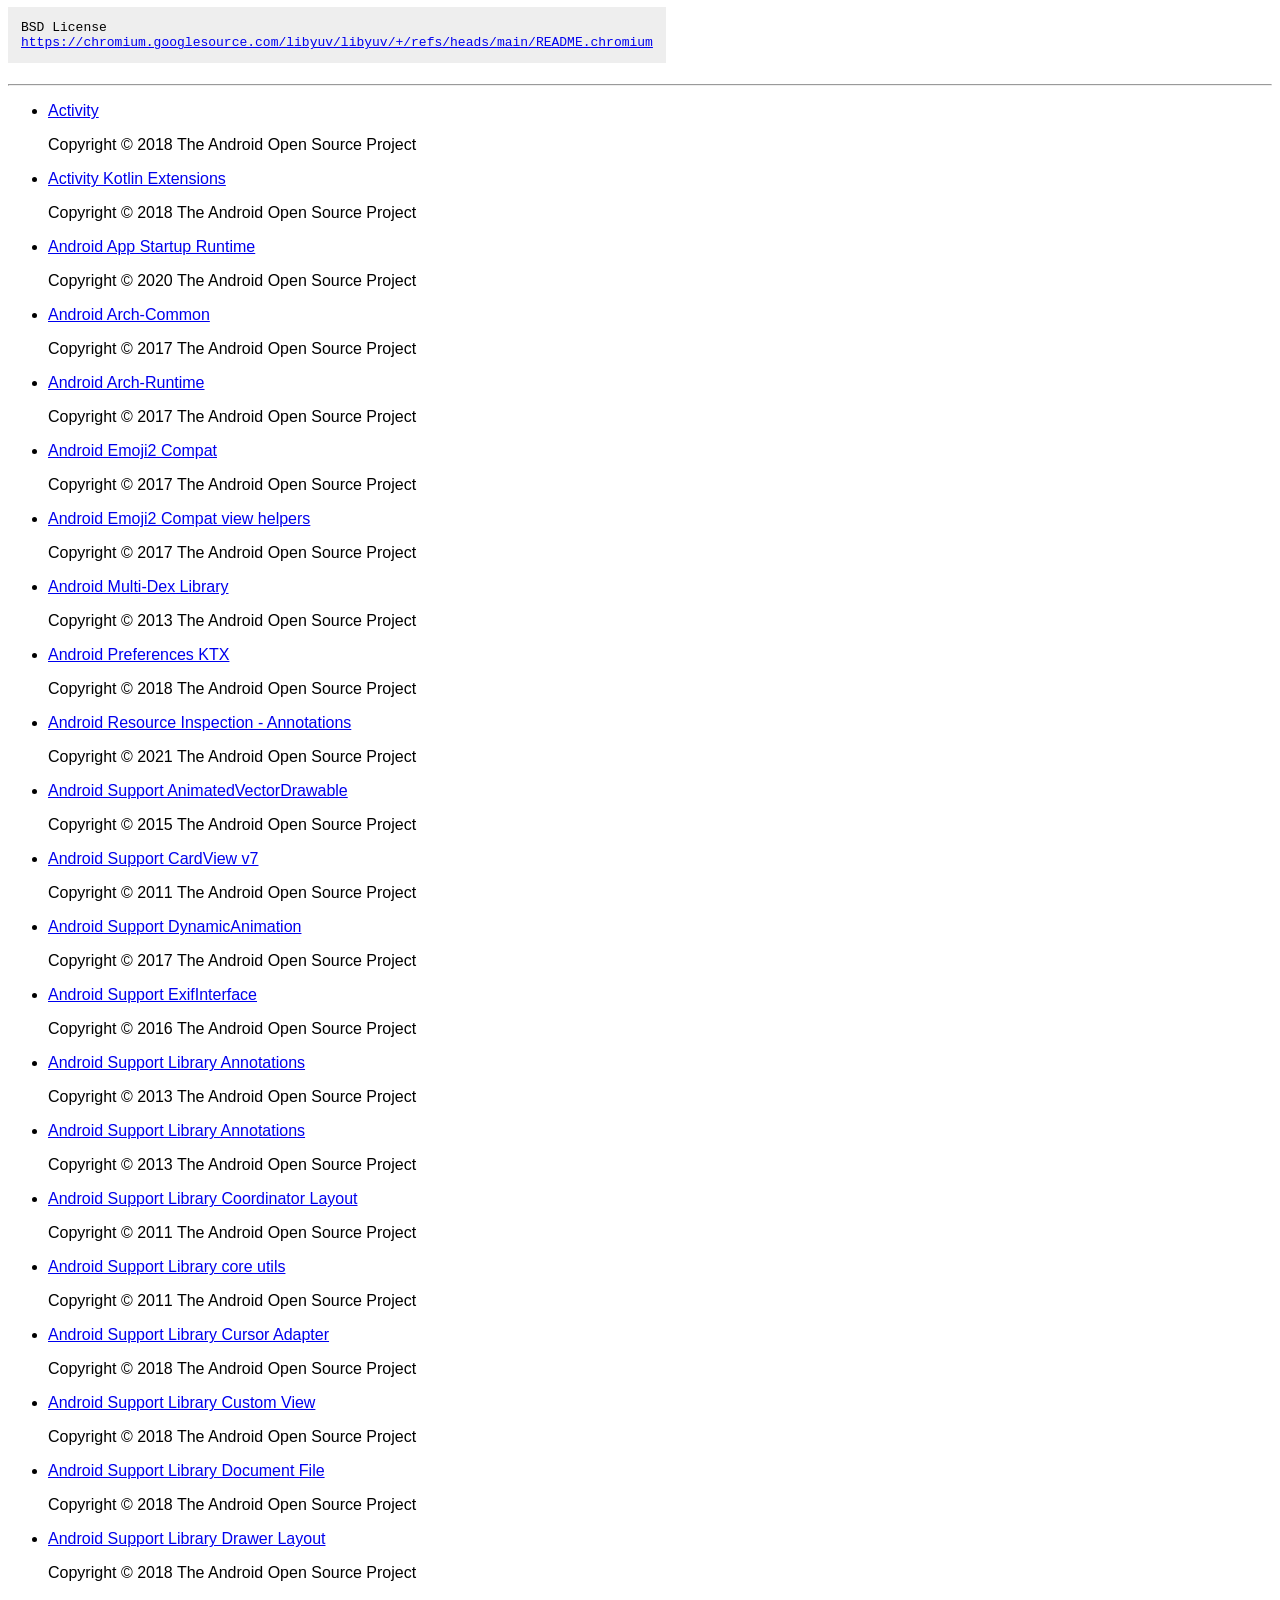
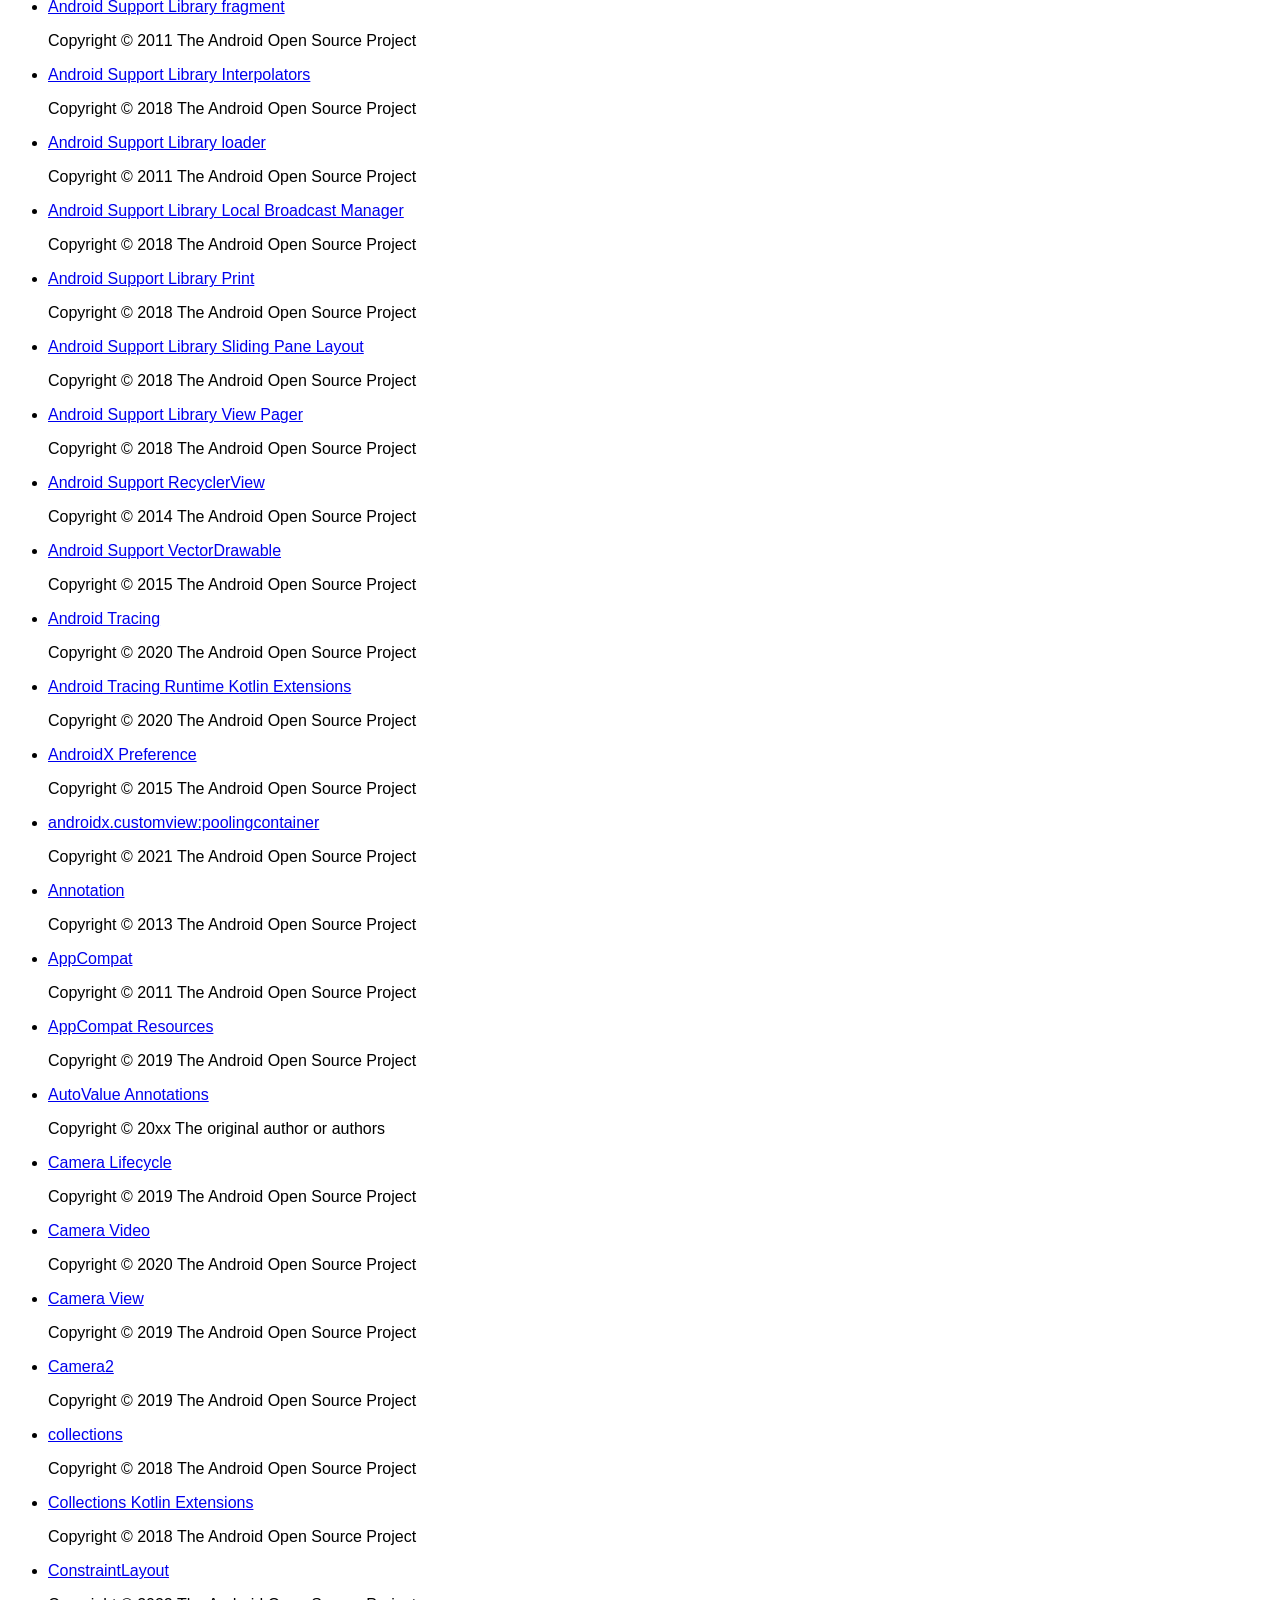
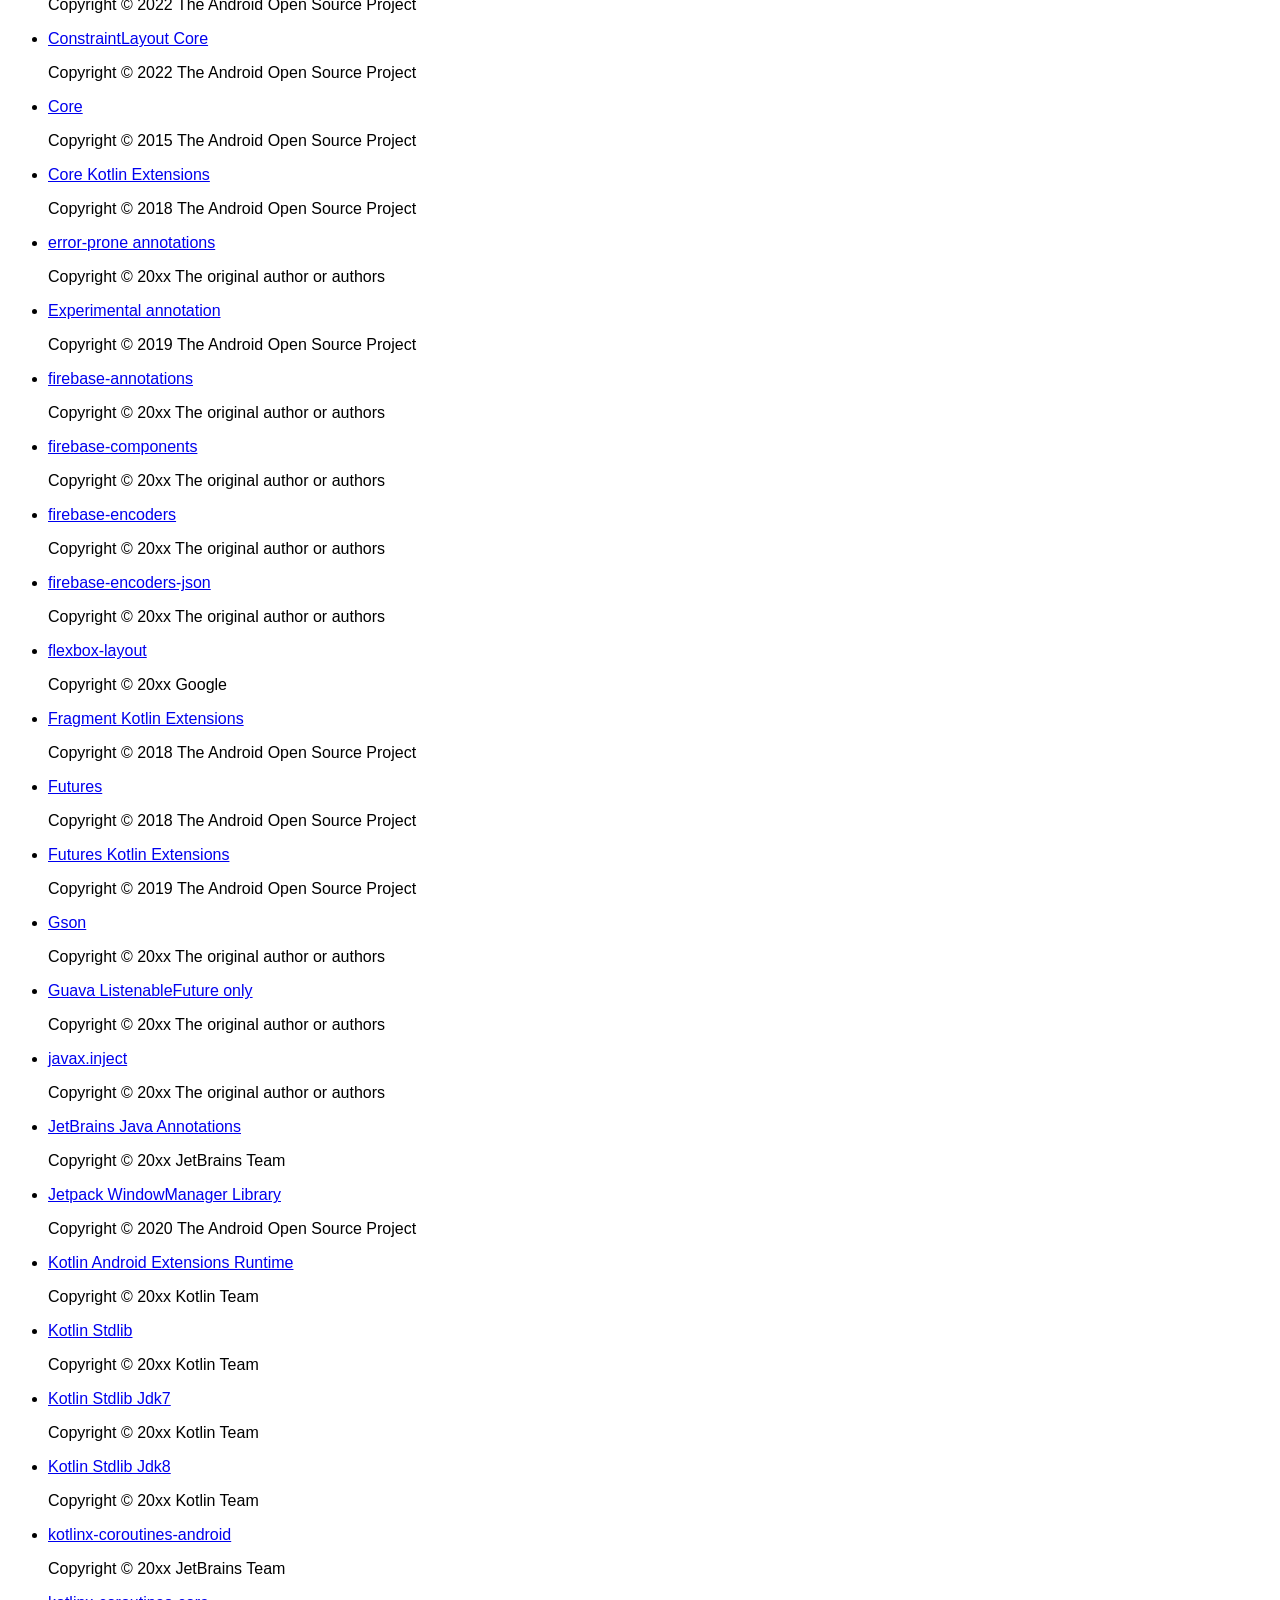
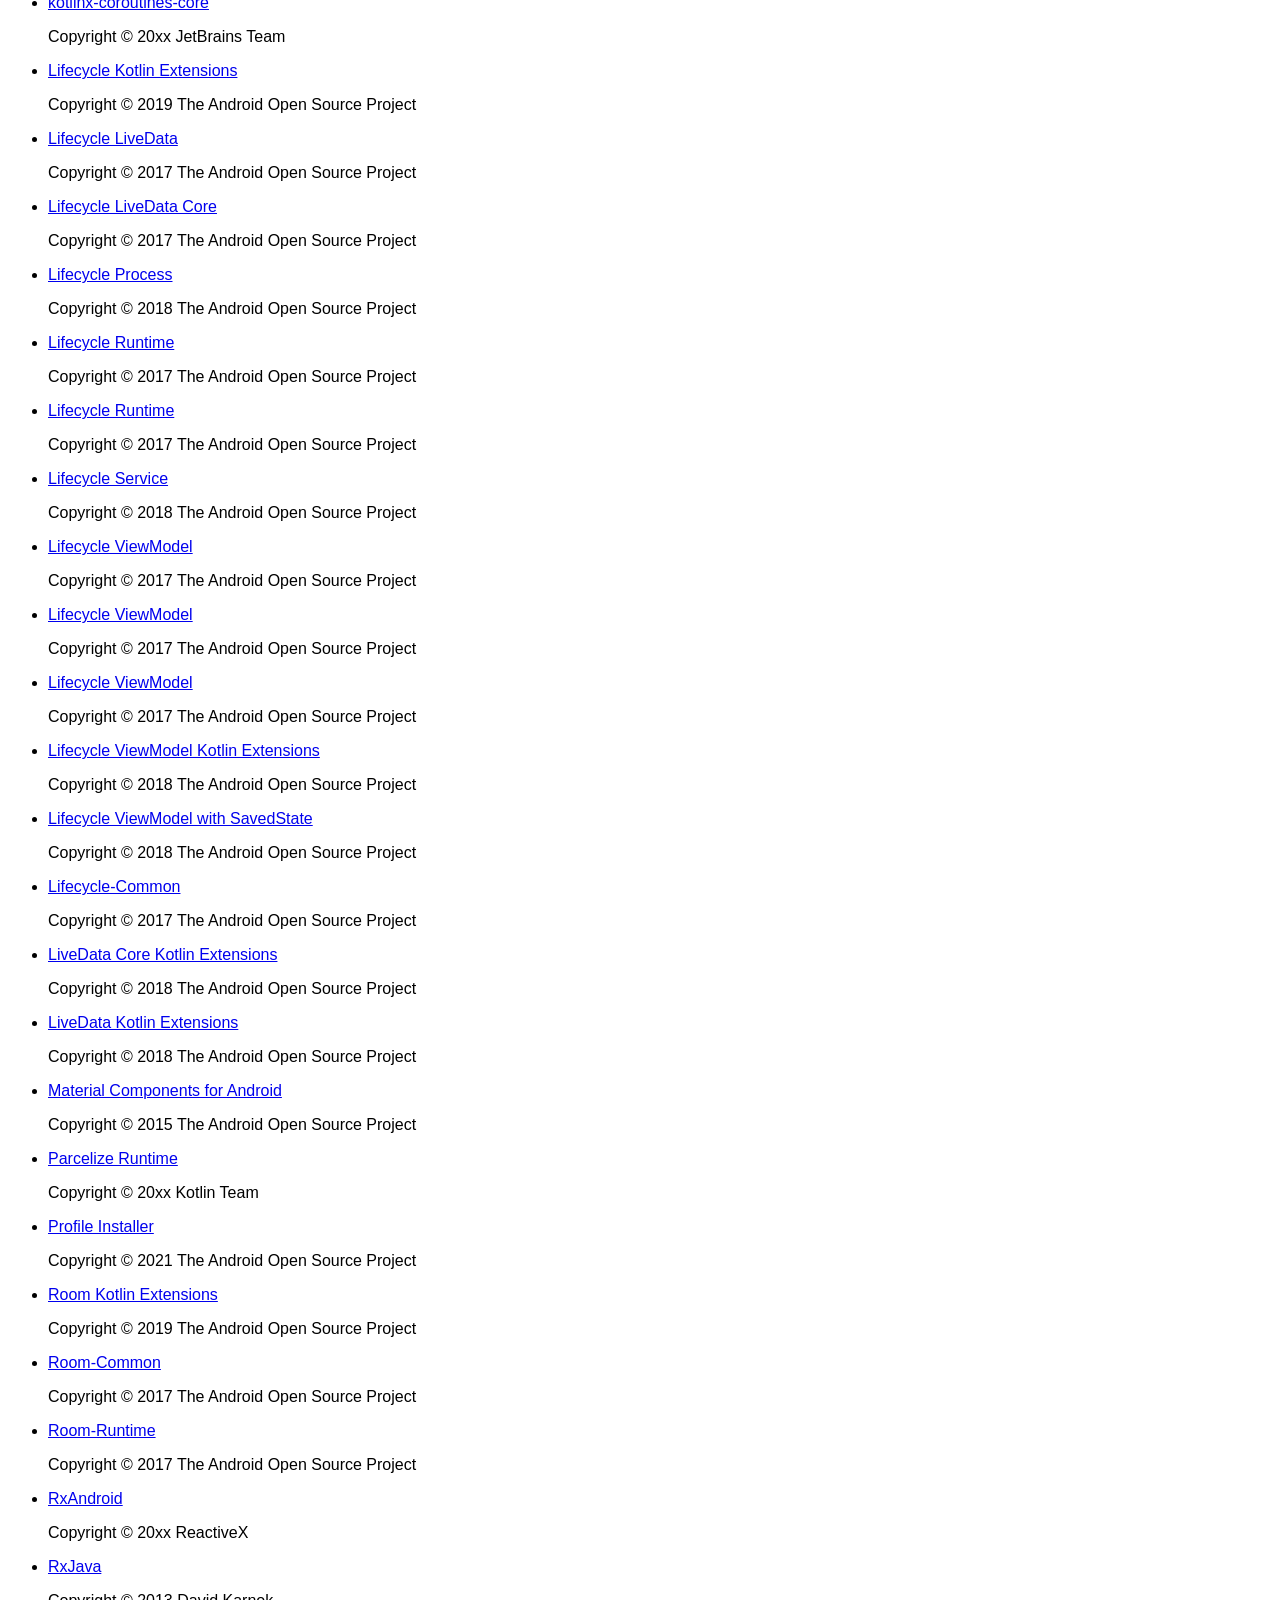
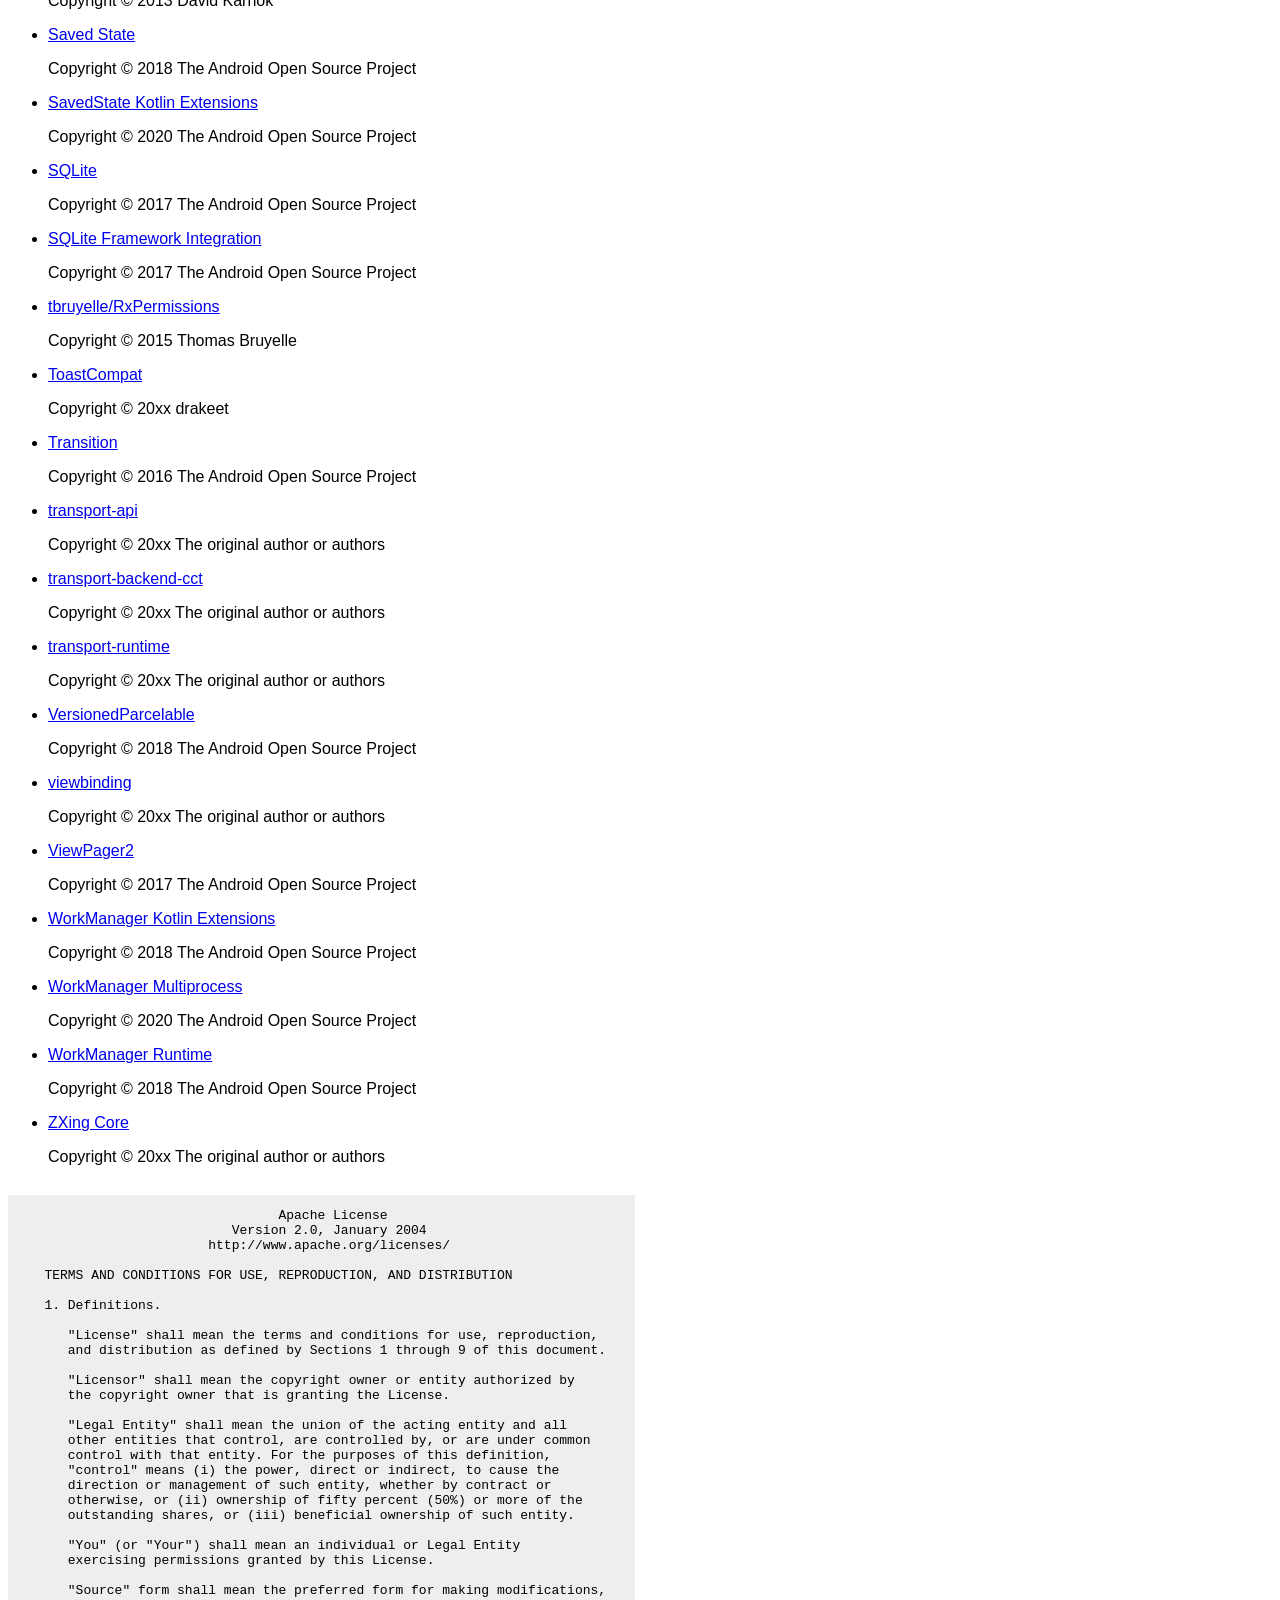
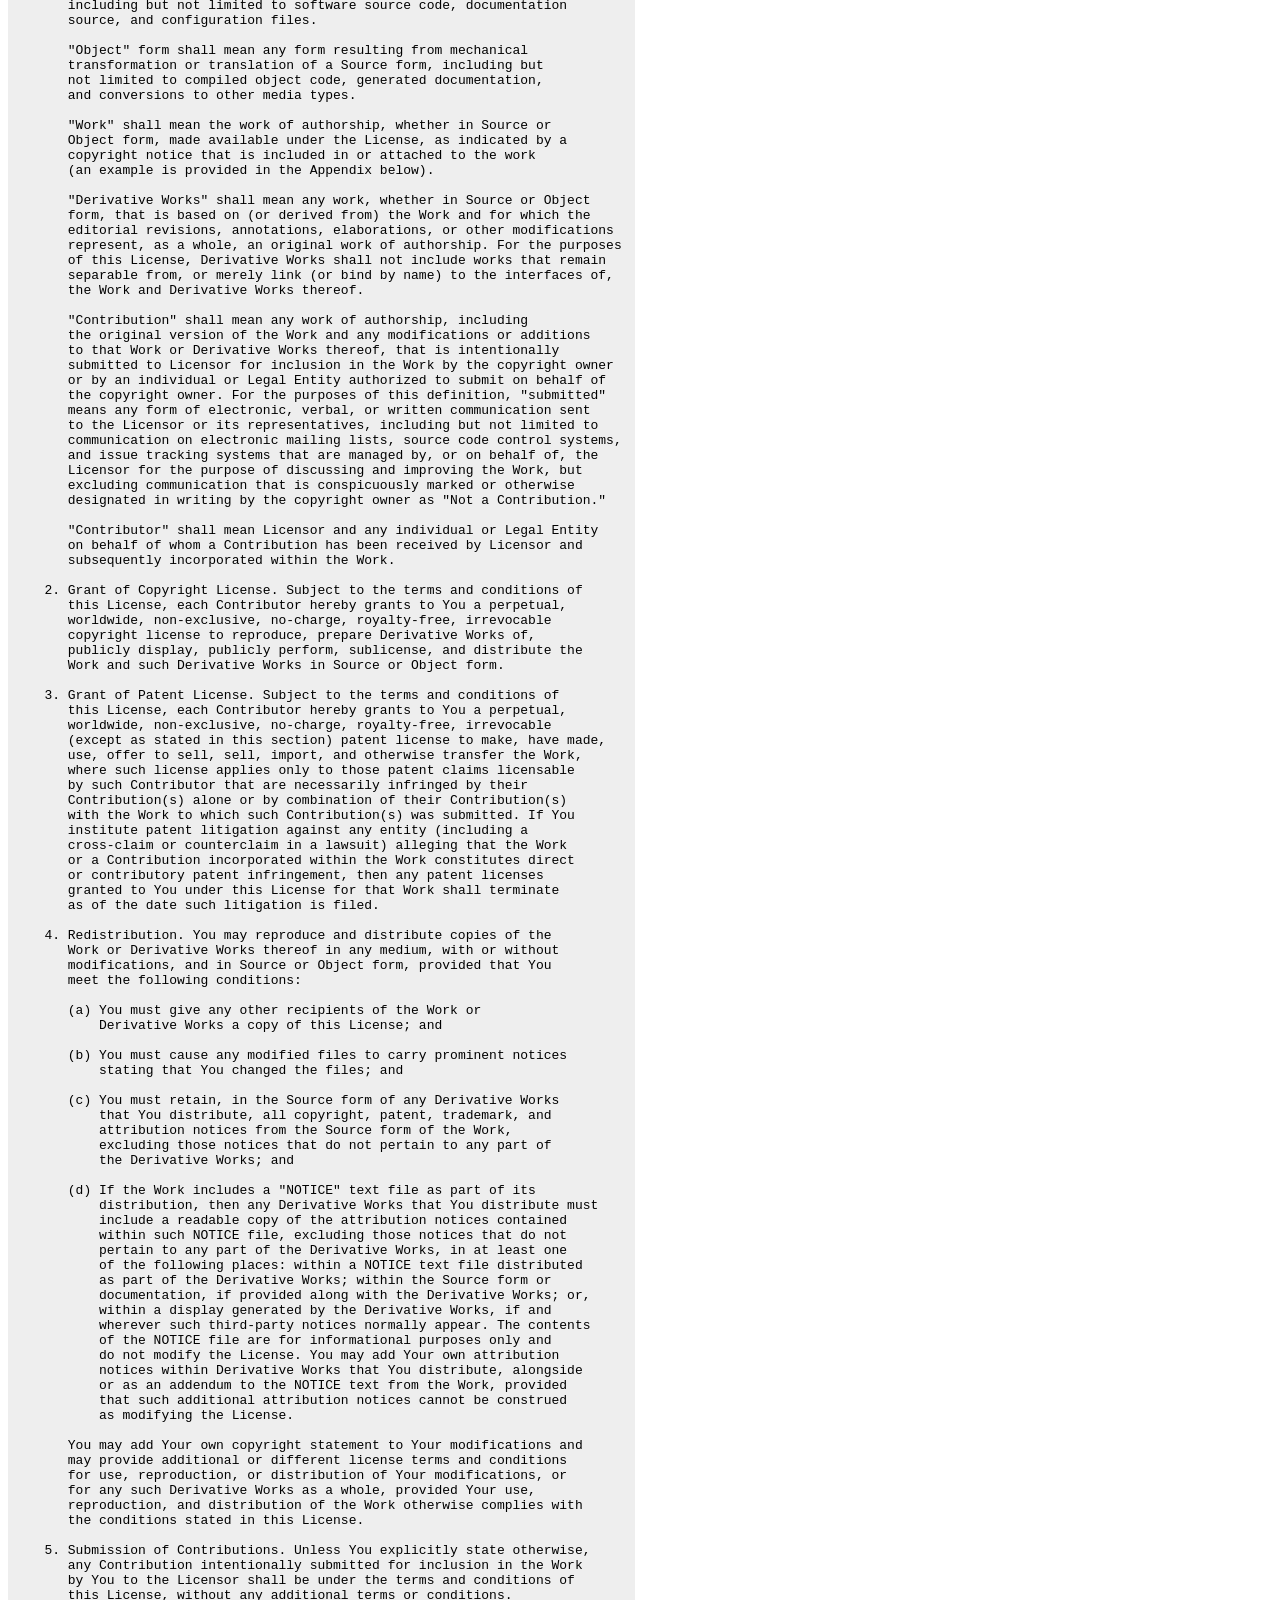
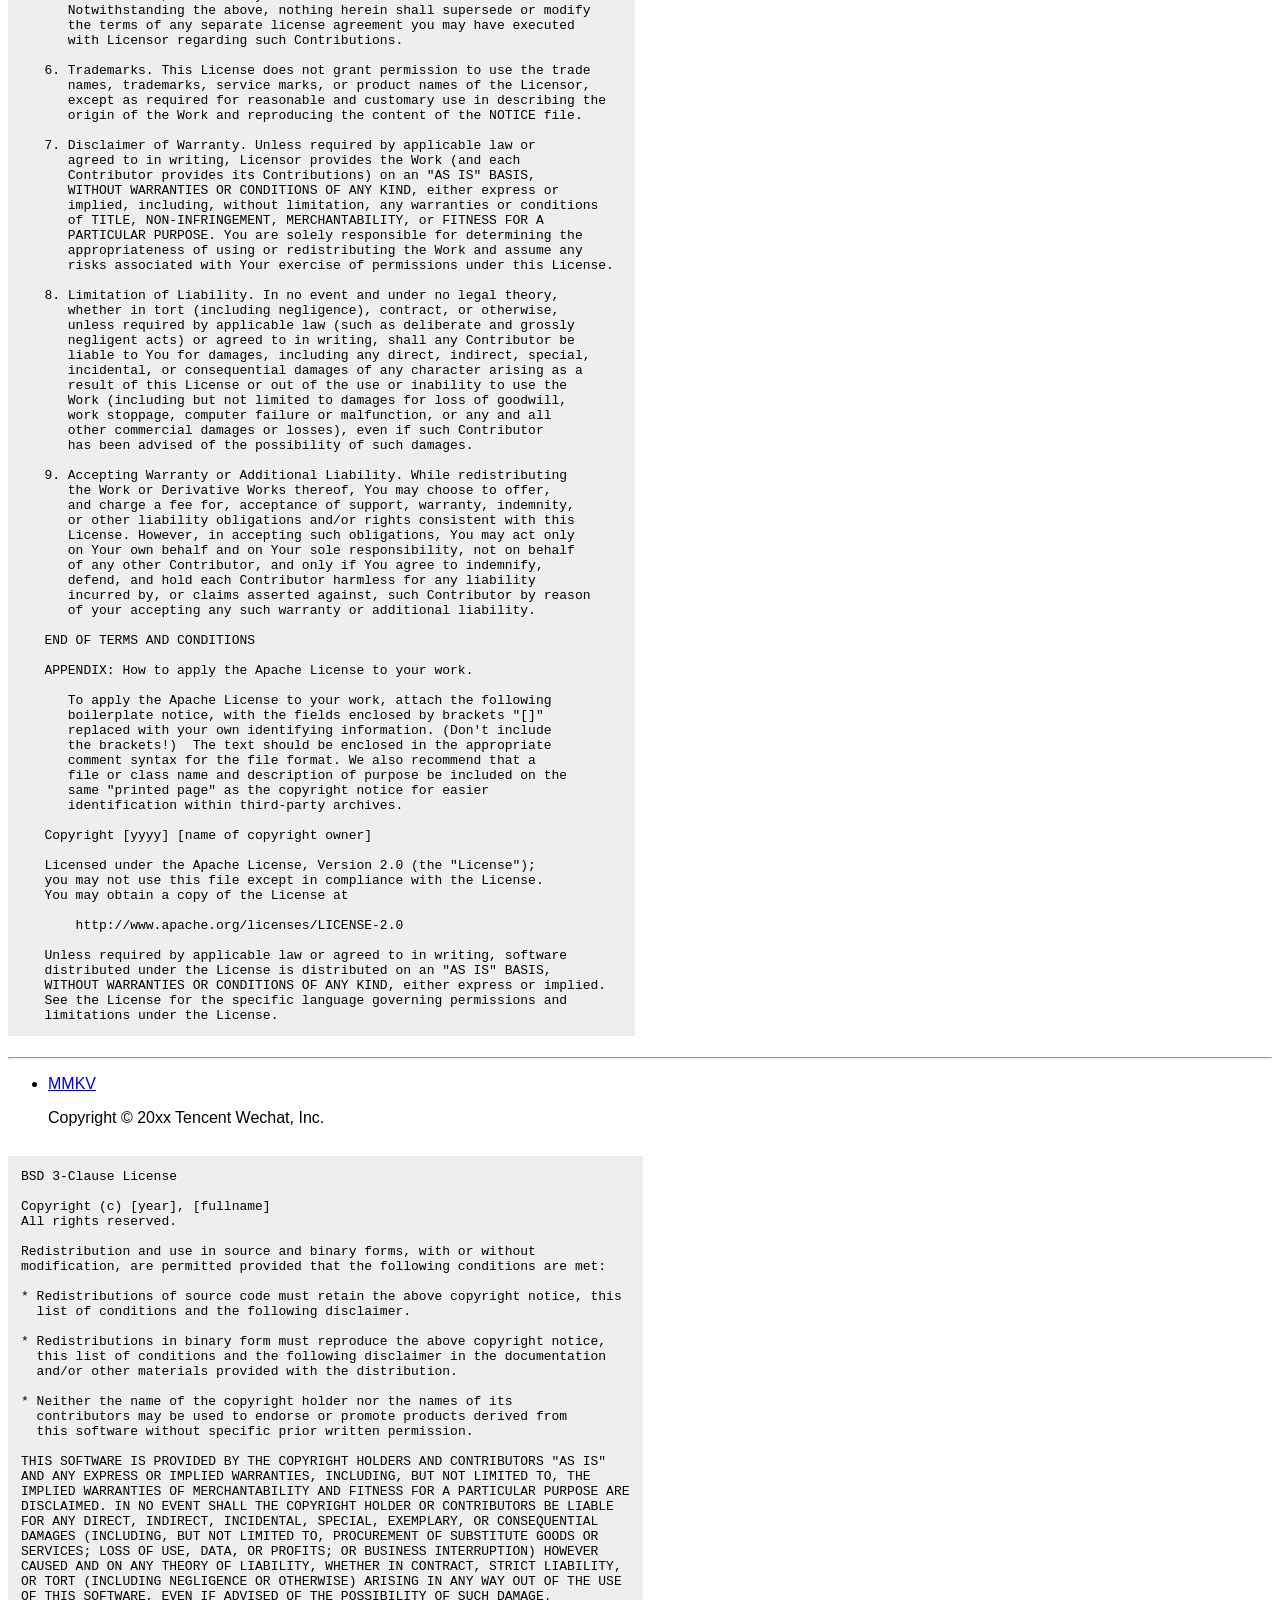
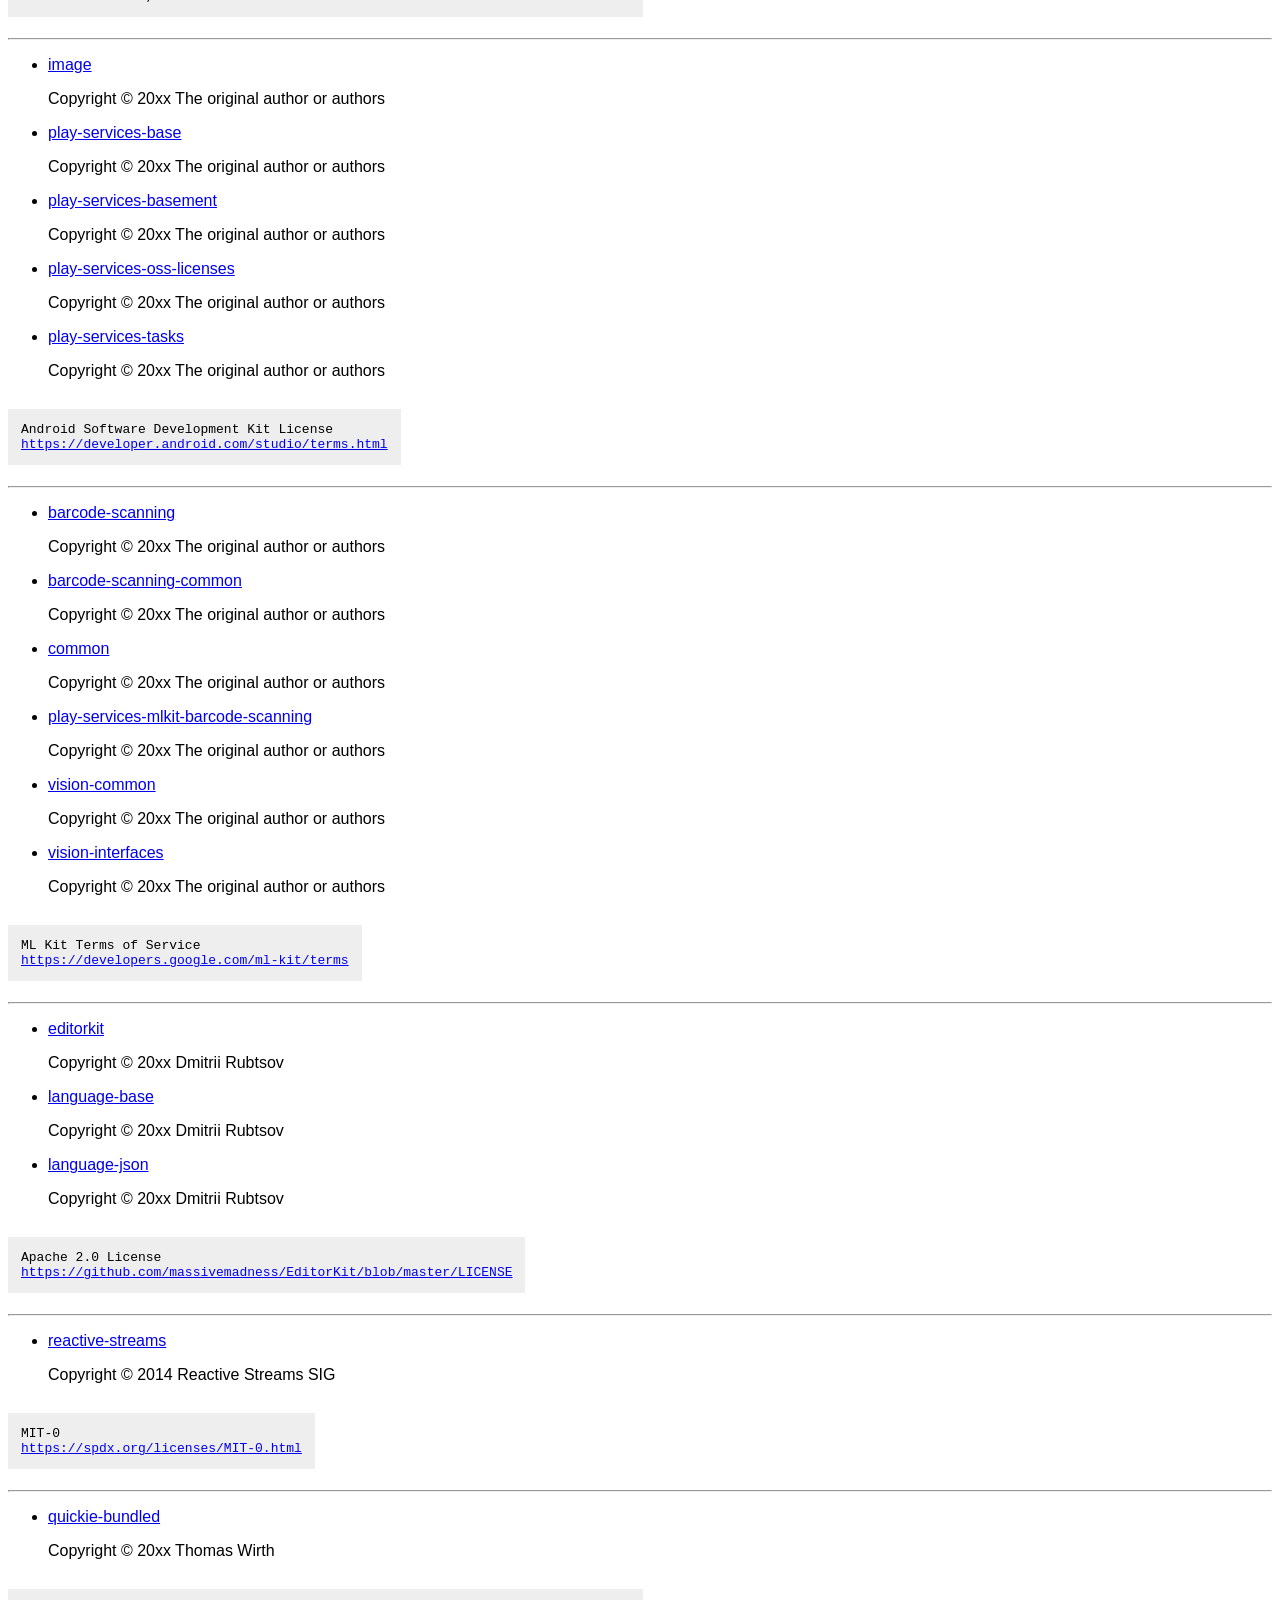
<file: V2rayNG/app/src/main/assets/open_source_licenses.html>
<!DOCTYPE html>
<html lang="en">
  <head><meta http-equiv="content-type" content="text/html; charset=utf-8">
    <style>body { font-family: sans-serif; background-color: #ffffff; color: #000000; } a { color: #0000EE; } pre { background-color: #eeeeee; padding: 1em; white-space: pre-wrap; word-break: break-word; display: inline-block; } @media (prefers-color-scheme: dark) { body { background-color: #121212; color: #E0E0E0; } a { color: #BB86FC; } pre { background-color: #333333; color: #E0E0E0; } }</style>
    <title>Open source licenses</title>
  </head>
  <body>
    <h3>Notice for packages:</h3>
    <ul>
      <li><a href="#189946331">Camera Core</a>
        <dl>
          <dt>Copyright &copy; 2019 The Android Open Source Project</dt>
          <dd></dd>
        </dl>
      </li>
    </ul>
<a id="189946331"></a>
    <pre>                                 Apache License
                           Version 2.0, January 2004
                        http://www.apache.org/licenses/

   TERMS AND CONDITIONS FOR USE, REPRODUCTION, AND DISTRIBUTION

   1. Definitions.

      "License" shall mean the terms and conditions for use, reproduction,
      and distribution as defined by Sections 1 through 9 of this document.

      "Licensor" shall mean the copyright owner or entity authorized by
      the copyright owner that is granting the License.

      "Legal Entity" shall mean the union of the acting entity and all
      other entities that control, are controlled by, or are under common
      control with that entity. For the purposes of this definition,
      "control" means (i) the power, direct or indirect, to cause the
      direction or management of such entity, whether by contract or
      otherwise, or (ii) ownership of fifty percent (50%) or more of the
      outstanding shares, or (iii) beneficial ownership of such entity.

      "You" (or "Your") shall mean an individual or Legal Entity
      exercising permissions granted by this License.

      "Source" form shall mean the preferred form for making modifications,
      including but not limited to software source code, documentation
      source, and configuration files.

      "Object" form shall mean any form resulting from mechanical
      transformation or translation of a Source form, including but
      not limited to compiled object code, generated documentation,
      and conversions to other media types.

      "Work" shall mean the work of authorship, whether in Source or
      Object form, made available under the License, as indicated by a
      copyright notice that is included in or attached to the work
      (an example is provided in the Appendix below).

      "Derivative Works" shall mean any work, whether in Source or Object
      form, that is based on (or derived from) the Work and for which the
      editorial revisions, annotations, elaborations, or other modifications
      represent, as a whole, an original work of authorship. For the purposes
      of this License, Derivative Works shall not include works that remain
      separable from, or merely link (or bind by name) to the interfaces of,
      the Work and Derivative Works thereof.

      "Contribution" shall mean any work of authorship, including
      the original version of the Work and any modifications or additions
      to that Work or Derivative Works thereof, that is intentionally
      submitted to Licensor for inclusion in the Work by the copyright owner
      or by an individual or Legal Entity authorized to submit on behalf of
      the copyright owner. For the purposes of this definition, "submitted"
      means any form of electronic, verbal, or written communication sent
      to the Licensor or its representatives, including but not limited to
      communication on electronic mailing lists, source code control systems,
      and issue tracking systems that are managed by, or on behalf of, the
      Licensor for the purpose of discussing and improving the Work, but
      excluding communication that is conspicuously marked or otherwise
      designated in writing by the copyright owner as "Not a Contribution."

      "Contributor" shall mean Licensor and any individual or Legal Entity
      on behalf of whom a Contribution has been received by Licensor and
      subsequently incorporated within the Work.

   2. Grant of Copyright License. Subject to the terms and conditions of
      this License, each Contributor hereby grants to You a perpetual,
      worldwide, non-exclusive, no-charge, royalty-free, irrevocable
      copyright license to reproduce, prepare Derivative Works of,
      publicly display, publicly perform, sublicense, and distribute the
      Work and such Derivative Works in Source or Object form.

   3. Grant of Patent License. Subject to the terms and conditions of
      this License, each Contributor hereby grants to You a perpetual,
      worldwide, non-exclusive, no-charge, royalty-free, irrevocable
      (except as stated in this section) patent license to make, have made,
      use, offer to sell, sell, import, and otherwise transfer the Work,
      where such license applies only to those patent claims licensable
      by such Contributor that are necessarily infringed by their
      Contribution(s) alone or by combination of their Contribution(s)
      with the Work to which such Contribution(s) was submitted. If You
      institute patent litigation against any entity (including a
      cross-claim or counterclaim in a lawsuit) alleging that the Work
      or a Contribution incorporated within the Work constitutes direct
      or contributory patent infringement, then any patent licenses
      granted to You under this License for that Work shall terminate
      as of the date such litigation is filed.

   4. Redistribution. You may reproduce and distribute copies of the
      Work or Derivative Works thereof in any medium, with or without
      modifications, and in Source or Object form, provided that You
      meet the following conditions:

      (a) You must give any other recipients of the Work or
          Derivative Works a copy of this License; and

      (b) You must cause any modified files to carry prominent notices
          stating that You changed the files; and

      (c) You must retain, in the Source form of any Derivative Works
          that You distribute, all copyright, patent, trademark, and
          attribution notices from the Source form of the Work,
          excluding those notices that do not pertain to any part of
          the Derivative Works; and

      (d) If the Work includes a "NOTICE" text file as part of its
          distribution, then any Derivative Works that You distribute must
          include a readable copy of the attribution notices contained
          within such NOTICE file, excluding those notices that do not
          pertain to any part of the Derivative Works, in at least one
          of the following places: within a NOTICE text file distributed
          as part of the Derivative Works; within the Source form or
          documentation, if provided along with the Derivative Works; or,
          within a display generated by the Derivative Works, if and
          wherever such third-party notices normally appear. The contents
          of the NOTICE file are for informational purposes only and
          do not modify the License. You may add Your own attribution
          notices within Derivative Works that You distribute, alongside
          or as an addendum to the NOTICE text from the Work, provided
          that such additional attribution notices cannot be construed
          as modifying the License.

      You may add Your own copyright statement to Your modifications and
      may provide additional or different license terms and conditions
      for use, reproduction, or distribution of Your modifications, or
      for any such Derivative Works as a whole, provided Your use,
      reproduction, and distribution of the Work otherwise complies with
      the conditions stated in this License.

   5. Submission of Contributions. Unless You explicitly state otherwise,
      any Contribution intentionally submitted for inclusion in the Work
      by You to the Licensor shall be under the terms and conditions of
      this License, without any additional terms or conditions.
      Notwithstanding the above, nothing herein shall supersede or modify
      the terms of any separate license agreement you may have executed
      with Licensor regarding such Contributions.

   6. Trademarks. This License does not grant permission to use the trade
      names, trademarks, service marks, or product names of the Licensor,
      except as required for reasonable and customary use in describing the
      origin of the Work and reproducing the content of the NOTICE file.

   7. Disclaimer of Warranty. Unless required by applicable law or
      agreed to in writing, Licensor provides the Work (and each
      Contributor provides its Contributions) on an "AS IS" BASIS,
      WITHOUT WARRANTIES OR CONDITIONS OF ANY KIND, either express or
      implied, including, without limitation, any warranties or conditions
      of TITLE, NON-INFRINGEMENT, MERCHANTABILITY, or FITNESS FOR A
      PARTICULAR PURPOSE. You are solely responsible for determining the
      appropriateness of using or redistributing the Work and assume any
      risks associated with Your exercise of permissions under this License.

   8. Limitation of Liability. In no event and under no legal theory,
      whether in tort (including negligence), contract, or otherwise,
      unless required by applicable law (such as deliberate and grossly
      negligent acts) or agreed to in writing, shall any Contributor be
      liable to You for damages, including any direct, indirect, special,
      incidental, or consequential damages of any character arising as a
      result of this License or out of the use or inability to use the
      Work (including but not limited to damages for loss of goodwill,
      work stoppage, computer failure or malfunction, or any and all
      other commercial damages or losses), even if such Contributor
      has been advised of the possibility of such damages.

   9. Accepting Warranty or Additional Liability. While redistributing
      the Work or Derivative Works thereof, You may choose to offer,
      and charge a fee for, acceptance of support, warranty, indemnity,
      or other liability obligations and/or rights consistent with this
      License. However, in accepting such obligations, You may act only
      on Your own behalf and on Your sole responsibility, not on behalf
      of any other Contributor, and only if You agree to indemnify,
      defend, and hold each Contributor harmless for any liability
      incurred by, or claims asserted against, such Contributor by reason
      of your accepting any such warranty or additional liability.

   END OF TERMS AND CONDITIONS

   APPENDIX: How to apply the Apache License to your work.

      To apply the Apache License to your work, attach the following
      boilerplate notice, with the fields enclosed by brackets "[]"
      replaced with your own identifying information. (Don't include
      the brackets!)  The text should be enclosed in the appropriate
      comment syntax for the file format. We also recommend that a
      file or class name and description of purpose be included on the
      same "printed page" as the copyright notice for easier
      identification within third-party archives.

   Copyright [yyyy] [name of copyright owner]

   Licensed under the Apache License, Version 2.0 (the "License");
   you may not use this file except in compliance with the License.
   You may obtain a copy of the License at

       http://www.apache.org/licenses/LICENSE-2.0

   Unless required by applicable law or agreed to in writing, software
   distributed under the License is distributed on an "AS IS" BASIS,
   WITHOUT WARRANTIES OR CONDITIONS OF ANY KIND, either express or implied.
   See the License for the specific language governing permissions and
   limitations under the License.
</pre>
<br>
    <pre>BSD License
<a href="https://chromium.googlesource.com/libyuv/libyuv/+/refs/heads/main/README.chromium">https://chromium.googlesource.com/libyuv/libyuv/+/refs/heads/main/README.chromium</a></pre>
<br>
    <hr>
    <ul>
      <li><a href="#1934118923">Activity</a>
        <dl>
          <dt>Copyright &copy; 2018 The Android Open Source Project</dt>
          <dd></dd>
        </dl>
      </li>
      <li><a href="#1934118923">Activity Kotlin Extensions</a>
        <dl>
          <dt>Copyright &copy; 2018 The Android Open Source Project</dt>
          <dd></dd>
        </dl>
      </li>
      <li><a href="#1934118923">Android App Startup Runtime</a>
        <dl>
          <dt>Copyright &copy; 2020 The Android Open Source Project</dt>
          <dd></dd>
        </dl>
      </li>
      <li><a href="#1934118923">Android Arch-Common</a>
        <dl>
          <dt>Copyright &copy; 2017 The Android Open Source Project</dt>
          <dd></dd>
        </dl>
      </li>
      <li><a href="#1934118923">Android Arch-Runtime</a>
        <dl>
          <dt>Copyright &copy; 2017 The Android Open Source Project</dt>
          <dd></dd>
        </dl>
      </li>
      <li><a href="#1934118923">Android Emoji2 Compat</a>
        <dl>
          <dt>Copyright &copy; 2017 The Android Open Source Project</dt>
          <dd></dd>
        </dl>
      </li>
      <li><a href="#1934118923">Android Emoji2 Compat view helpers</a>
        <dl>
          <dt>Copyright &copy; 2017 The Android Open Source Project</dt>
          <dd></dd>
        </dl>
      </li>
      <li><a href="#1934118923">Android Multi-Dex Library</a>
        <dl>
          <dt>Copyright &copy; 2013 The Android Open Source Project</dt>
          <dd></dd>
        </dl>
      </li>
      <li><a href="#1934118923">Android Preferences KTX</a>
        <dl>
          <dt>Copyright &copy; 2018 The Android Open Source Project</dt>
          <dd></dd>
        </dl>
      </li>
      <li><a href="#1934118923">Android Resource Inspection - Annotations</a>
        <dl>
          <dt>Copyright &copy; 2021 The Android Open Source Project</dt>
          <dd></dd>
        </dl>
      </li>
      <li><a href="#1934118923">Android Support AnimatedVectorDrawable</a>
        <dl>
          <dt>Copyright &copy; 2015 The Android Open Source Project</dt>
          <dd></dd>
        </dl>
      </li>
      <li><a href="#1934118923">Android Support CardView v7</a>
        <dl>
          <dt>Copyright &copy; 2011 The Android Open Source Project</dt>
          <dd></dd>
        </dl>
      </li>
      <li><a href="#1934118923">Android Support DynamicAnimation</a>
        <dl>
          <dt>Copyright &copy; 2017 The Android Open Source Project</dt>
          <dd></dd>
        </dl>
      </li>
      <li><a href="#1934118923">Android Support ExifInterface</a>
        <dl>
          <dt>Copyright &copy; 2016 The Android Open Source Project</dt>
          <dd></dd>
        </dl>
      </li>
      <li><a href="#1934118923">Android Support Library Annotations</a>
        <dl>
          <dt>Copyright &copy; 2013 The Android Open Source Project</dt>
          <dd></dd>
        </dl>
      </li>
      <li><a href="#1934118923">Android Support Library Annotations</a>
        <dl>
          <dt>Copyright &copy; 2013 The Android Open Source Project</dt>
          <dd></dd>
        </dl>
      </li>
      <li><a href="#1934118923">Android Support Library Coordinator Layout</a>
        <dl>
          <dt>Copyright &copy; 2011 The Android Open Source Project</dt>
          <dd></dd>
        </dl>
      </li>
      <li><a href="#1934118923">Android Support Library core utils</a>
        <dl>
          <dt>Copyright &copy; 2011 The Android Open Source Project</dt>
          <dd></dd>
        </dl>
      </li>
      <li><a href="#1934118923">Android Support Library Cursor Adapter</a>
        <dl>
          <dt>Copyright &copy; 2018 The Android Open Source Project</dt>
          <dd></dd>
        </dl>
      </li>
      <li><a href="#1934118923">Android Support Library Custom View</a>
        <dl>
          <dt>Copyright &copy; 2018 The Android Open Source Project</dt>
          <dd></dd>
        </dl>
      </li>
      <li><a href="#1934118923">Android Support Library Document File</a>
        <dl>
          <dt>Copyright &copy; 2018 The Android Open Source Project</dt>
          <dd></dd>
        </dl>
      </li>
      <li><a href="#1934118923">Android Support Library Drawer Layout</a>
        <dl>
          <dt>Copyright &copy; 2018 The Android Open Source Project</dt>
          <dd></dd>
        </dl>
      </li>
      <li><a href="#1934118923">Android Support Library fragment</a>
        <dl>
          <dt>Copyright &copy; 2011 The Android Open Source Project</dt>
          <dd></dd>
        </dl>
      </li>
      <li><a href="#1934118923">Android Support Library Interpolators</a>
        <dl>
          <dt>Copyright &copy; 2018 The Android Open Source Project</dt>
          <dd></dd>
        </dl>
      </li>
      <li><a href="#1934118923">Android Support Library loader</a>
        <dl>
          <dt>Copyright &copy; 2011 The Android Open Source Project</dt>
          <dd></dd>
        </dl>
      </li>
      <li><a href="#1934118923">Android Support Library Local Broadcast Manager</a>
        <dl>
          <dt>Copyright &copy; 2018 The Android Open Source Project</dt>
          <dd></dd>
        </dl>
      </li>
      <li><a href="#1934118923">Android Support Library Print</a>
        <dl>
          <dt>Copyright &copy; 2018 The Android Open Source Project</dt>
          <dd></dd>
        </dl>
      </li>
      <li><a href="#1934118923">Android Support Library Sliding Pane Layout</a>
        <dl>
          <dt>Copyright &copy; 2018 The Android Open Source Project</dt>
          <dd></dd>
        </dl>
      </li>
      <li><a href="#1934118923">Android Support Library View Pager</a>
        <dl>
          <dt>Copyright &copy; 2018 The Android Open Source Project</dt>
          <dd></dd>
        </dl>
      </li>
      <li><a href="#1934118923">Android Support RecyclerView</a>
        <dl>
          <dt>Copyright &copy; 2014 The Android Open Source Project</dt>
          <dd></dd>
        </dl>
      </li>
      <li><a href="#1934118923">Android Support VectorDrawable</a>
        <dl>
          <dt>Copyright &copy; 2015 The Android Open Source Project</dt>
          <dd></dd>
        </dl>
      </li>
      <li><a href="#1934118923">Android Tracing</a>
        <dl>
          <dt>Copyright &copy; 2020 The Android Open Source Project</dt>
          <dd></dd>
        </dl>
      </li>
      <li><a href="#1934118923">Android Tracing Runtime Kotlin Extensions</a>
        <dl>
          <dt>Copyright &copy; 2020 The Android Open Source Project</dt>
          <dd></dd>
        </dl>
      </li>
      <li><a href="#1934118923">AndroidX Preference</a>
        <dl>
          <dt>Copyright &copy; 2015 The Android Open Source Project</dt>
          <dd></dd>
        </dl>
      </li>
      <li><a href="#1934118923">androidx.customview:poolingcontainer</a>
        <dl>
          <dt>Copyright &copy; 2021 The Android Open Source Project</dt>
          <dd></dd>
        </dl>
      </li>
      <li><a href="#1934118923">Annotation</a>
        <dl>
          <dt>Copyright &copy; 2013 The Android Open Source Project</dt>
          <dd></dd>
        </dl>
      </li>
      <li><a href="#1934118923">AppCompat</a>
        <dl>
          <dt>Copyright &copy; 2011 The Android Open Source Project</dt>
          <dd></dd>
        </dl>
      </li>
      <li><a href="#1934118923">AppCompat Resources</a>
        <dl>
          <dt>Copyright &copy; 2019 The Android Open Source Project</dt>
          <dd></dd>
        </dl>
      </li>
      <li><a href="#1934118923">AutoValue Annotations</a>
        <dl>
          <dt>Copyright &copy; 20xx The original author or authors</dt>
          <dd></dd>
        </dl>
      </li>
      <li><a href="#1934118923">Camera Lifecycle</a>
        <dl>
          <dt>Copyright &copy; 2019 The Android Open Source Project</dt>
          <dd></dd>
        </dl>
      </li>
      <li><a href="#1934118923">Camera Video</a>
        <dl>
          <dt>Copyright &copy; 2020 The Android Open Source Project</dt>
          <dd></dd>
        </dl>
      </li>
      <li><a href="#1934118923">Camera View</a>
        <dl>
          <dt>Copyright &copy; 2019 The Android Open Source Project</dt>
          <dd></dd>
        </dl>
      </li>
      <li><a href="#1934118923">Camera2</a>
        <dl>
          <dt>Copyright &copy; 2019 The Android Open Source Project</dt>
          <dd></dd>
        </dl>
      </li>
      <li><a href="#1934118923">collections</a>
        <dl>
          <dt>Copyright &copy; 2018 The Android Open Source Project</dt>
          <dd></dd>
        </dl>
      </li>
      <li><a href="#1934118923">Collections Kotlin Extensions</a>
        <dl>
          <dt>Copyright &copy; 2018 The Android Open Source Project</dt>
          <dd></dd>
        </dl>
      </li>
      <li><a href="#1934118923">ConstraintLayout</a>
        <dl>
          <dt>Copyright &copy; 2022 The Android Open Source Project</dt>
          <dd></dd>
        </dl>
      </li>
      <li><a href="#1934118923">ConstraintLayout Core</a>
        <dl>
          <dt>Copyright &copy; 2022 The Android Open Source Project</dt>
          <dd></dd>
        </dl>
      </li>
      <li><a href="#1934118923">Core</a>
        <dl>
          <dt>Copyright &copy; 2015 The Android Open Source Project</dt>
          <dd></dd>
        </dl>
      </li>
      <li><a href="#1934118923">Core Kotlin Extensions</a>
        <dl>
          <dt>Copyright &copy; 2018 The Android Open Source Project</dt>
          <dd></dd>
        </dl>
      </li>
      <li><a href="#1934118923">error-prone annotations</a>
        <dl>
          <dt>Copyright &copy; 20xx The original author or authors</dt>
          <dd></dd>
        </dl>
      </li>
      <li><a href="#1934118923">Experimental annotation</a>
        <dl>
          <dt>Copyright &copy; 2019 The Android Open Source Project</dt>
          <dd></dd>
        </dl>
      </li>
      <li><a href="#1934118923">firebase-annotations</a>
        <dl>
          <dt>Copyright &copy; 20xx The original author or authors</dt>
          <dd></dd>
        </dl>
      </li>
      <li><a href="#1934118923">firebase-components</a>
        <dl>
          <dt>Copyright &copy; 20xx The original author or authors</dt>
          <dd></dd>
        </dl>
      </li>
      <li><a href="#1934118923">firebase-encoders</a>
        <dl>
          <dt>Copyright &copy; 20xx The original author or authors</dt>
          <dd></dd>
        </dl>
      </li>
      <li><a href="#1934118923">firebase-encoders-json</a>
        <dl>
          <dt>Copyright &copy; 20xx The original author or authors</dt>
          <dd></dd>
        </dl>
      </li>
      <li><a href="#1934118923">flexbox-layout</a>
        <dl>
          <dt>Copyright &copy; 20xx Google</dt>
          <dd></dd>
        </dl>
      </li>
      <li><a href="#1934118923">Fragment Kotlin Extensions</a>
        <dl>
          <dt>Copyright &copy; 2018 The Android Open Source Project</dt>
          <dd></dd>
        </dl>
      </li>
      <li><a href="#1934118923">Futures</a>
        <dl>
          <dt>Copyright &copy; 2018 The Android Open Source Project</dt>
          <dd></dd>
        </dl>
      </li>
      <li><a href="#1934118923">Futures Kotlin Extensions</a>
        <dl>
          <dt>Copyright &copy; 2019 The Android Open Source Project</dt>
          <dd></dd>
        </dl>
      </li>
      <li><a href="#1934118923">Gson</a>
        <dl>
          <dt>Copyright &copy; 20xx The original author or authors</dt>
          <dd></dd>
        </dl>
      </li>
      <li><a href="#1934118923">Guava ListenableFuture only</a>
        <dl>
          <dt>Copyright &copy; 20xx The original author or authors</dt>
          <dd></dd>
        </dl>
      </li>
      <li><a href="#1934118923">javax.inject</a>
        <dl>
          <dt>Copyright &copy; 20xx The original author or authors</dt>
          <dd></dd>
        </dl>
      </li>
      <li><a href="#1934118923">JetBrains Java Annotations</a>
        <dl>
          <dt>Copyright &copy; 20xx JetBrains Team</dt>
          <dd></dd>
        </dl>
      </li>
      <li><a href="#1934118923">Jetpack WindowManager Library</a>
        <dl>
          <dt>Copyright &copy; 2020 The Android Open Source Project</dt>
          <dd></dd>
        </dl>
      </li>
      <li><a href="#1934118923">Kotlin Android Extensions Runtime</a>
        <dl>
          <dt>Copyright &copy; 20xx Kotlin Team</dt>
          <dd></dd>
        </dl>
      </li>
      <li><a href="#1934118923">Kotlin Stdlib</a>
        <dl>
          <dt>Copyright &copy; 20xx Kotlin Team</dt>
          <dd></dd>
        </dl>
      </li>
      <li><a href="#1934118923">Kotlin Stdlib Jdk7</a>
        <dl>
          <dt>Copyright &copy; 20xx Kotlin Team</dt>
          <dd></dd>
        </dl>
      </li>
      <li><a href="#1934118923">Kotlin Stdlib Jdk8</a>
        <dl>
          <dt>Copyright &copy; 20xx Kotlin Team</dt>
          <dd></dd>
        </dl>
      </li>
      <li><a href="#1934118923">kotlinx-coroutines-android</a>
        <dl>
          <dt>Copyright &copy; 20xx JetBrains Team</dt>
          <dd></dd>
        </dl>
      </li>
      <li><a href="#1934118923">kotlinx-coroutines-core</a>
        <dl>
          <dt>Copyright &copy; 20xx JetBrains Team</dt>
          <dd></dd>
        </dl>
      </li>
      <li><a href="#1934118923">Lifecycle Kotlin Extensions</a>
        <dl>
          <dt>Copyright &copy; 2019 The Android Open Source Project</dt>
          <dd></dd>
        </dl>
      </li>
      <li><a href="#1934118923">Lifecycle LiveData</a>
        <dl>
          <dt>Copyright &copy; 2017 The Android Open Source Project</dt>
          <dd></dd>
        </dl>
      </li>
      <li><a href="#1934118923">Lifecycle LiveData Core</a>
        <dl>
          <dt>Copyright &copy; 2017 The Android Open Source Project</dt>
          <dd></dd>
        </dl>
      </li>
      <li><a href="#1934118923">Lifecycle Process</a>
        <dl>
          <dt>Copyright &copy; 2018 The Android Open Source Project</dt>
          <dd></dd>
        </dl>
      </li>
      <li><a href="#1934118923">Lifecycle Runtime</a>
        <dl>
          <dt>Copyright &copy; 2017 The Android Open Source Project</dt>
          <dd></dd>
        </dl>
      </li>
      <li><a href="#1934118923">Lifecycle Runtime</a>
        <dl>
          <dt>Copyright &copy; 2017 The Android Open Source Project</dt>
          <dd></dd>
        </dl>
      </li>
      <li><a href="#1934118923">Lifecycle Service</a>
        <dl>
          <dt>Copyright &copy; 2018 The Android Open Source Project</dt>
          <dd></dd>
        </dl>
      </li>
      <li><a href="#1934118923">Lifecycle ViewModel</a>
        <dl>
          <dt>Copyright &copy; 2017 The Android Open Source Project</dt>
          <dd></dd>
        </dl>
      </li>
      <li><a href="#1934118923">Lifecycle ViewModel</a>
        <dl>
          <dt>Copyright &copy; 2017 The Android Open Source Project</dt>
          <dd></dd>
        </dl>
      </li>
      <li><a href="#1934118923">Lifecycle ViewModel</a>
        <dl>
          <dt>Copyright &copy; 2017 The Android Open Source Project</dt>
          <dd></dd>
        </dl>
      </li>
      <li><a href="#1934118923">Lifecycle ViewModel Kotlin Extensions</a>
        <dl>
          <dt>Copyright &copy; 2018 The Android Open Source Project</dt>
          <dd></dd>
        </dl>
      </li>
      <li><a href="#1934118923">Lifecycle ViewModel with SavedState</a>
        <dl>
          <dt>Copyright &copy; 2018 The Android Open Source Project</dt>
          <dd></dd>
        </dl>
      </li>
      <li><a href="#1934118923">Lifecycle-Common</a>
        <dl>
          <dt>Copyright &copy; 2017 The Android Open Source Project</dt>
          <dd></dd>
        </dl>
      </li>
      <li><a href="#1934118923">LiveData Core Kotlin Extensions</a>
        <dl>
          <dt>Copyright &copy; 2018 The Android Open Source Project</dt>
          <dd></dd>
        </dl>
      </li>
      <li><a href="#1934118923">LiveData Kotlin Extensions</a>
        <dl>
          <dt>Copyright &copy; 2018 The Android Open Source Project</dt>
          <dd></dd>
        </dl>
      </li>
      <li><a href="#1934118923">Material Components for Android</a>
        <dl>
          <dt>Copyright &copy; 2015 The Android Open Source Project</dt>
          <dd></dd>
        </dl>
      </li>
      <li><a href="#1934118923">Parcelize Runtime</a>
        <dl>
          <dt>Copyright &copy; 20xx Kotlin Team</dt>
          <dd></dd>
        </dl>
      </li>
      <li><a href="#1934118923">Profile Installer</a>
        <dl>
          <dt>Copyright &copy; 2021 The Android Open Source Project</dt>
          <dd></dd>
        </dl>
      </li>
      <li><a href="#1934118923">Room Kotlin Extensions</a>
        <dl>
          <dt>Copyright &copy; 2019 The Android Open Source Project</dt>
          <dd></dd>
        </dl>
      </li>
      <li><a href="#1934118923">Room-Common</a>
        <dl>
          <dt>Copyright &copy; 2017 The Android Open Source Project</dt>
          <dd></dd>
        </dl>
      </li>
      <li><a href="#1934118923">Room-Runtime</a>
        <dl>
          <dt>Copyright &copy; 2017 The Android Open Source Project</dt>
          <dd></dd>
        </dl>
      </li>
      <li><a href="#1934118923">RxAndroid</a>
        <dl>
          <dt>Copyright &copy; 20xx ReactiveX</dt>
          <dd></dd>
        </dl>
      </li>
      <li><a href="#1934118923">RxJava</a>
        <dl>
          <dt>Copyright &copy; 2013 David Karnok</dt>
          <dd></dd>
        </dl>
      </li>
      <li><a href="#1934118923">Saved State</a>
        <dl>
          <dt>Copyright &copy; 2018 The Android Open Source Project</dt>
          <dd></dd>
        </dl>
      </li>
      <li><a href="#1934118923">SavedState Kotlin Extensions</a>
        <dl>
          <dt>Copyright &copy; 2020 The Android Open Source Project</dt>
          <dd></dd>
        </dl>
      </li>
      <li><a href="#1934118923">SQLite</a>
        <dl>
          <dt>Copyright &copy; 2017 The Android Open Source Project</dt>
          <dd></dd>
        </dl>
      </li>
      <li><a href="#1934118923">SQLite Framework Integration</a>
        <dl>
          <dt>Copyright &copy; 2017 The Android Open Source Project</dt>
          <dd></dd>
        </dl>
      </li>
      <li><a href="#1934118923">tbruyelle/RxPermissions</a>
        <dl>
          <dt>Copyright &copy; 2015 Thomas Bruyelle</dt>
          <dd></dd>
        </dl>
      </li>
      <li><a href="#1934118923">ToastCompat</a>
        <dl>
          <dt>Copyright &copy; 20xx drakeet</dt>
          <dd></dd>
        </dl>
      </li>
      <li><a href="#1934118923">Transition</a>
        <dl>
          <dt>Copyright &copy; 2016 The Android Open Source Project</dt>
          <dd></dd>
        </dl>
      </li>
      <li><a href="#1934118923">transport-api</a>
        <dl>
          <dt>Copyright &copy; 20xx The original author or authors</dt>
          <dd></dd>
        </dl>
      </li>
      <li><a href="#1934118923">transport-backend-cct</a>
        <dl>
          <dt>Copyright &copy; 20xx The original author or authors</dt>
          <dd></dd>
        </dl>
      </li>
      <li><a href="#1934118923">transport-runtime</a>
        <dl>
          <dt>Copyright &copy; 20xx The original author or authors</dt>
          <dd></dd>
        </dl>
      </li>
      <li><a href="#1934118923">VersionedParcelable</a>
        <dl>
          <dt>Copyright &copy; 2018 The Android Open Source Project</dt>
          <dd></dd>
        </dl>
      </li>
      <li><a href="#1934118923">viewbinding</a>
        <dl>
          <dt>Copyright &copy; 20xx The original author or authors</dt>
          <dd></dd>
        </dl>
      </li>
      <li><a href="#1934118923">ViewPager2</a>
        <dl>
          <dt>Copyright &copy; 2017 The Android Open Source Project</dt>
          <dd></dd>
        </dl>
      </li>
      <li><a href="#1934118923">WorkManager Kotlin Extensions</a>
        <dl>
          <dt>Copyright &copy; 2018 The Android Open Source Project</dt>
          <dd></dd>
        </dl>
      </li>
      <li><a href="#1934118923">WorkManager Multiprocess</a>
        <dl>
          <dt>Copyright &copy; 2020 The Android Open Source Project</dt>
          <dd></dd>
        </dl>
      </li>
      <li><a href="#1934118923">WorkManager Runtime</a>
        <dl>
          <dt>Copyright &copy; 2018 The Android Open Source Project</dt>
          <dd></dd>
        </dl>
      </li>
      <li><a href="#1934118923">ZXing Core</a>
        <dl>
          <dt>Copyright &copy; 20xx The original author or authors</dt>
          <dd></dd>
        </dl>
      </li>
    </ul>
<a id="1934118923"></a>
    <pre>                                 Apache License
                           Version 2.0, January 2004
                        http://www.apache.org/licenses/

   TERMS AND CONDITIONS FOR USE, REPRODUCTION, AND DISTRIBUTION

   1. Definitions.

      "License" shall mean the terms and conditions for use, reproduction,
      and distribution as defined by Sections 1 through 9 of this document.

      "Licensor" shall mean the copyright owner or entity authorized by
      the copyright owner that is granting the License.

      "Legal Entity" shall mean the union of the acting entity and all
      other entities that control, are controlled by, or are under common
      control with that entity. For the purposes of this definition,
      "control" means (i) the power, direct or indirect, to cause the
      direction or management of such entity, whether by contract or
      otherwise, or (ii) ownership of fifty percent (50%) or more of the
      outstanding shares, or (iii) beneficial ownership of such entity.

      "You" (or "Your") shall mean an individual or Legal Entity
      exercising permissions granted by this License.

      "Source" form shall mean the preferred form for making modifications,
      including but not limited to software source code, documentation
      source, and configuration files.

      "Object" form shall mean any form resulting from mechanical
      transformation or translation of a Source form, including but
      not limited to compiled object code, generated documentation,
      and conversions to other media types.

      "Work" shall mean the work of authorship, whether in Source or
      Object form, made available under the License, as indicated by a
      copyright notice that is included in or attached to the work
      (an example is provided in the Appendix below).

      "Derivative Works" shall mean any work, whether in Source or Object
      form, that is based on (or derived from) the Work and for which the
      editorial revisions, annotations, elaborations, or other modifications
      represent, as a whole, an original work of authorship. For the purposes
      of this License, Derivative Works shall not include works that remain
      separable from, or merely link (or bind by name) to the interfaces of,
      the Work and Derivative Works thereof.

      "Contribution" shall mean any work of authorship, including
      the original version of the Work and any modifications or additions
      to that Work or Derivative Works thereof, that is intentionally
      submitted to Licensor for inclusion in the Work by the copyright owner
      or by an individual or Legal Entity authorized to submit on behalf of
      the copyright owner. For the purposes of this definition, "submitted"
      means any form of electronic, verbal, or written communication sent
      to the Licensor or its representatives, including but not limited to
      communication on electronic mailing lists, source code control systems,
      and issue tracking systems that are managed by, or on behalf of, the
      Licensor for the purpose of discussing and improving the Work, but
      excluding communication that is conspicuously marked or otherwise
      designated in writing by the copyright owner as "Not a Contribution."

      "Contributor" shall mean Licensor and any individual or Legal Entity
      on behalf of whom a Contribution has been received by Licensor and
      subsequently incorporated within the Work.

   2. Grant of Copyright License. Subject to the terms and conditions of
      this License, each Contributor hereby grants to You a perpetual,
      worldwide, non-exclusive, no-charge, royalty-free, irrevocable
      copyright license to reproduce, prepare Derivative Works of,
      publicly display, publicly perform, sublicense, and distribute the
      Work and such Derivative Works in Source or Object form.

   3. Grant of Patent License. Subject to the terms and conditions of
      this License, each Contributor hereby grants to You a perpetual,
      worldwide, non-exclusive, no-charge, royalty-free, irrevocable
      (except as stated in this section) patent license to make, have made,
      use, offer to sell, sell, import, and otherwise transfer the Work,
      where such license applies only to those patent claims licensable
      by such Contributor that are necessarily infringed by their
      Contribution(s) alone or by combination of their Contribution(s)
      with the Work to which such Contribution(s) was submitted. If You
      institute patent litigation against any entity (including a
      cross-claim or counterclaim in a lawsuit) alleging that the Work
      or a Contribution incorporated within the Work constitutes direct
      or contributory patent infringement, then any patent licenses
      granted to You under this License for that Work shall terminate
      as of the date such litigation is filed.

   4. Redistribution. You may reproduce and distribute copies of the
      Work or Derivative Works thereof in any medium, with or without
      modifications, and in Source or Object form, provided that You
      meet the following conditions:

      (a) You must give any other recipients of the Work or
          Derivative Works a copy of this License; and

      (b) You must cause any modified files to carry prominent notices
          stating that You changed the files; and

      (c) You must retain, in the Source form of any Derivative Works
          that You distribute, all copyright, patent, trademark, and
          attribution notices from the Source form of the Work,
          excluding those notices that do not pertain to any part of
          the Derivative Works; and

      (d) If the Work includes a "NOTICE" text file as part of its
          distribution, then any Derivative Works that You distribute must
          include a readable copy of the attribution notices contained
          within such NOTICE file, excluding those notices that do not
          pertain to any part of the Derivative Works, in at least one
          of the following places: within a NOTICE text file distributed
          as part of the Derivative Works; within the Source form or
          documentation, if provided along with the Derivative Works; or,
          within a display generated by the Derivative Works, if and
          wherever such third-party notices normally appear. The contents
          of the NOTICE file are for informational purposes only and
          do not modify the License. You may add Your own attribution
          notices within Derivative Works that You distribute, alongside
          or as an addendum to the NOTICE text from the Work, provided
          that such additional attribution notices cannot be construed
          as modifying the License.

      You may add Your own copyright statement to Your modifications and
      may provide additional or different license terms and conditions
      for use, reproduction, or distribution of Your modifications, or
      for any such Derivative Works as a whole, provided Your use,
      reproduction, and distribution of the Work otherwise complies with
      the conditions stated in this License.

   5. Submission of Contributions. Unless You explicitly state otherwise,
      any Contribution intentionally submitted for inclusion in the Work
      by You to the Licensor shall be under the terms and conditions of
      this License, without any additional terms or conditions.
      Notwithstanding the above, nothing herein shall supersede or modify
      the terms of any separate license agreement you may have executed
      with Licensor regarding such Contributions.

   6. Trademarks. This License does not grant permission to use the trade
      names, trademarks, service marks, or product names of the Licensor,
      except as required for reasonable and customary use in describing the
      origin of the Work and reproducing the content of the NOTICE file.

   7. Disclaimer of Warranty. Unless required by applicable law or
      agreed to in writing, Licensor provides the Work (and each
      Contributor provides its Contributions) on an "AS IS" BASIS,
      WITHOUT WARRANTIES OR CONDITIONS OF ANY KIND, either express or
      implied, including, without limitation, any warranties or conditions
      of TITLE, NON-INFRINGEMENT, MERCHANTABILITY, or FITNESS FOR A
      PARTICULAR PURPOSE. You are solely responsible for determining the
      appropriateness of using or redistributing the Work and assume any
      risks associated with Your exercise of permissions under this License.

   8. Limitation of Liability. In no event and under no legal theory,
      whether in tort (including negligence), contract, or otherwise,
      unless required by applicable law (such as deliberate and grossly
      negligent acts) or agreed to in writing, shall any Contributor be
      liable to You for damages, including any direct, indirect, special,
      incidental, or consequential damages of any character arising as a
      result of this License or out of the use or inability to use the
      Work (including but not limited to damages for loss of goodwill,
      work stoppage, computer failure or malfunction, or any and all
      other commercial damages or losses), even if such Contributor
      has been advised of the possibility of such damages.

   9. Accepting Warranty or Additional Liability. While redistributing
      the Work or Derivative Works thereof, You may choose to offer,
      and charge a fee for, acceptance of support, warranty, indemnity,
      or other liability obligations and/or rights consistent with this
      License. However, in accepting such obligations, You may act only
      on Your own behalf and on Your sole responsibility, not on behalf
      of any other Contributor, and only if You agree to indemnify,
      defend, and hold each Contributor harmless for any liability
      incurred by, or claims asserted against, such Contributor by reason
      of your accepting any such warranty or additional liability.

   END OF TERMS AND CONDITIONS

   APPENDIX: How to apply the Apache License to your work.

      To apply the Apache License to your work, attach the following
      boilerplate notice, with the fields enclosed by brackets "[]"
      replaced with your own identifying information. (Don't include
      the brackets!)  The text should be enclosed in the appropriate
      comment syntax for the file format. We also recommend that a
      file or class name and description of purpose be included on the
      same "printed page" as the copyright notice for easier
      identification within third-party archives.

   Copyright [yyyy] [name of copyright owner]

   Licensed under the Apache License, Version 2.0 (the "License");
   you may not use this file except in compliance with the License.
   You may obtain a copy of the License at

       http://www.apache.org/licenses/LICENSE-2.0

   Unless required by applicable law or agreed to in writing, software
   distributed under the License is distributed on an "AS IS" BASIS,
   WITHOUT WARRANTIES OR CONDITIONS OF ANY KIND, either express or implied.
   See the License for the specific language governing permissions and
   limitations under the License.
</pre>
<br>
    <hr>
    <ul>
      <li><a href="#2134416733">MMKV</a>
        <dl>
          <dt>Copyright &copy; 20xx Tencent Wechat, Inc.</dt>
          <dd></dd>
        </dl>
      </li>
    </ul>
<a id="2134416733"></a>
    <pre>BSD 3-Clause License

Copyright (c) [year], [fullname]
All rights reserved.

Redistribution and use in source and binary forms, with or without
modification, are permitted provided that the following conditions are met:

* Redistributions of source code must retain the above copyright notice, this
  list of conditions and the following disclaimer.

* Redistributions in binary form must reproduce the above copyright notice,
  this list of conditions and the following disclaimer in the documentation
  and/or other materials provided with the distribution.

* Neither the name of the copyright holder nor the names of its
  contributors may be used to endorse or promote products derived from
  this software without specific prior written permission.

THIS SOFTWARE IS PROVIDED BY THE COPYRIGHT HOLDERS AND CONTRIBUTORS "AS IS"
AND ANY EXPRESS OR IMPLIED WARRANTIES, INCLUDING, BUT NOT LIMITED TO, THE
IMPLIED WARRANTIES OF MERCHANTABILITY AND FITNESS FOR A PARTICULAR PURPOSE ARE
DISCLAIMED. IN NO EVENT SHALL THE COPYRIGHT HOLDER OR CONTRIBUTORS BE LIABLE
FOR ANY DIRECT, INDIRECT, INCIDENTAL, SPECIAL, EXEMPLARY, OR CONSEQUENTIAL
DAMAGES (INCLUDING, BUT NOT LIMITED TO, PROCUREMENT OF SUBSTITUTE GOODS OR
SERVICES; LOSS OF USE, DATA, OR PROFITS; OR BUSINESS INTERRUPTION) HOWEVER
CAUSED AND ON ANY THEORY OF LIABILITY, WHETHER IN CONTRACT, STRICT LIABILITY,
OR TORT (INCLUDING NEGLIGENCE OR OTHERWISE) ARISING IN ANY WAY OUT OF THE USE
OF THIS SOFTWARE, EVEN IF ADVISED OF THE POSSIBILITY OF SUCH DAMAGE.
</pre>
<br>
    <hr>
    <ul>
      <li><a href="#1121107629">image</a>
        <dl>
          <dt>Copyright &copy; 20xx The original author or authors</dt>
          <dd></dd>
        </dl>
      </li>
      <li><a href="#1121107629">play-services-base</a>
        <dl>
          <dt>Copyright &copy; 20xx The original author or authors</dt>
          <dd></dd>
        </dl>
      </li>
      <li><a href="#1121107629">play-services-basement</a>
        <dl>
          <dt>Copyright &copy; 20xx The original author or authors</dt>
          <dd></dd>
        </dl>
      </li>
      <li><a href="#1121107629">play-services-oss-licenses</a>
        <dl>
          <dt>Copyright &copy; 20xx The original author or authors</dt>
          <dd></dd>
        </dl>
      </li>
      <li><a href="#1121107629">play-services-tasks</a>
        <dl>
          <dt>Copyright &copy; 20xx The original author or authors</dt>
          <dd></dd>
        </dl>
      </li>
    </ul>
<a id="1121107629"></a>
    <pre>Android Software Development Kit License
<a href="https://developer.android.com/studio/terms.html">https://developer.android.com/studio/terms.html</a></pre>
<br>
    <hr>
    <ul>
      <li><a href="#-1837751947">barcode-scanning</a>
        <dl>
          <dt>Copyright &copy; 20xx The original author or authors</dt>
          <dd></dd>
        </dl>
      </li>
      <li><a href="#-1837751947">barcode-scanning-common</a>
        <dl>
          <dt>Copyright &copy; 20xx The original author or authors</dt>
          <dd></dd>
        </dl>
      </li>
      <li><a href="#-1837751947">common</a>
        <dl>
          <dt>Copyright &copy; 20xx The original author or authors</dt>
          <dd></dd>
        </dl>
      </li>
      <li><a href="#-1837751947">play-services-mlkit-barcode-scanning</a>
        <dl>
          <dt>Copyright &copy; 20xx The original author or authors</dt>
          <dd></dd>
        </dl>
      </li>
      <li><a href="#-1837751947">vision-common</a>
        <dl>
          <dt>Copyright &copy; 20xx The original author or authors</dt>
          <dd></dd>
        </dl>
      </li>
      <li><a href="#-1837751947">vision-interfaces</a>
        <dl>
          <dt>Copyright &copy; 20xx The original author or authors</dt>
          <dd></dd>
        </dl>
      </li>
    </ul>
<a id="-1837751947"></a>
    <pre>ML Kit Terms of Service
<a href="https://developers.google.com/ml-kit/terms">https://developers.google.com/ml-kit/terms</a></pre>
<br>
    <hr>
    <ul>
      <li><a href="#1258221018">editorkit</a>
        <dl>
          <dt>Copyright &copy; 20xx Dmitrii Rubtsov</dt>
          <dd></dd>
        </dl>
      </li>
      <li><a href="#1258221018">language-base</a>
        <dl>
          <dt>Copyright &copy; 20xx Dmitrii Rubtsov</dt>
          <dd></dd>
        </dl>
      </li>
      <li><a href="#1258221018">language-json</a>
        <dl>
          <dt>Copyright &copy; 20xx Dmitrii Rubtsov</dt>
          <dd></dd>
        </dl>
      </li>
    </ul>
<a id="1258221018"></a>
    <pre>Apache 2.0 License
<a href="https://github.com/massivemadness/EditorKit/blob/master/LICENSE">https://github.com/massivemadness/EditorKit/blob/master/LICENSE</a></pre>
<br>
    <hr>
    <ul>
      <li><a href="#402152448">reactive-streams</a>
        <dl>
          <dt>Copyright &copy; 2014 Reactive Streams SIG</dt>
          <dd></dd>
        </dl>
      </li>
    </ul>
<a id="402152448"></a>
    <pre>MIT-0
<a href="https://spdx.org/licenses/MIT-0.html">https://spdx.org/licenses/MIT-0.html</a></pre>
<br>
    <hr>
    <ul>
      <li><a href="#1783810846">quickie-bundled</a>
        <dl>
          <dt>Copyright &copy; 20xx Thomas Wirth</dt>
          <dd></dd>
        </dl>
      </li>
    </ul>
<a id="1783810846"></a>
    <pre>MIT License

Copyright (c) [year] [fullname]

Permission is hereby granted, free of charge, to any person obtaining a copy
of this software and associated documentation files (the "Software"), to deal
in the Software without restriction, including without limitation the rights
to use, copy, modify, merge, publish, distribute, sublicense, and/or sell
copies of the Software, and to permit persons to whom the Software is
furnished to do so, subject to the following conditions:

The above copyright notice and this permission notice shall be included in all
copies or substantial portions of the Software.

THE SOFTWARE IS PROVIDED "AS IS", WITHOUT WARRANTY OF ANY KIND, EXPRESS OR
IMPLIED, INCLUDING BUT NOT LIMITED TO THE WARRANTIES OF MERCHANTABILITY,
FITNESS FOR A PARTICULAR PURPOSE AND NONINFRINGEMENT. IN NO EVENT SHALL THE
AUTHORS OR COPYRIGHT HOLDERS BE LIABLE FOR ANY CLAIM, DAMAGES OR OTHER
LIABILITY, WHETHER IN AN ACTION OF CONTRACT, TORT OR OTHERWISE, ARISING FROM,
OUT OF OR IN CONNECTION WITH THE SOFTWARE OR THE USE OR OTHER DEALINGS IN THE
SOFTWARE.
</pre>
<br>
    <hr>
  </body>
</html>
</file>
<file: styles.css>
:root{color-scheme:dark light;--bg:#061923;--surface:#102936;--ink:#e4f8fc;--muted:#a0bcc6;--accent:#70d8ee;--line:#2c4a57;--field:#081e29}*{box-sizing:border-box}body{margin:0;background:var(--bg);color:var(--ink);font-family:Tahoma,system-ui,sans-serif;font-size:15px;line-height:1.9}header,main,footer{width:min(1080px,92%);margin:auto}header{display:flex;justify-content:space-between;align-items:center;padding:26px 0;border-bottom:1px solid var(--line);color:var(--muted)}a{color:var(--accent)}.brand{font-size:25px;font-weight:800;text-decoration:none}.eyebrow{color:var(--accent);margin-top:55px}h1{font-size:clamp(30px,5vw,55px);line-height:1.5;letter-spacing:-1px;margin:16px 0}h1 span{color:var(--accent)}.intro{color:var(--muted);max-width:620px;margin-bottom:36px}.card{padding:clamp(18px,3vw,30px);background:var(--surface);border:1px solid var(--line);border-radius:24px;margin:20px 0}h2{margin:0 0 18px;font-size:22px}small{font-size:13px;color:var(--muted);font-weight:400;display:inline-block;margin-inline-start:12px}p{color:var(--muted)}.grid{display:grid;grid-template-columns:repeat(2,minmax(0,1fr));gap:18px}.rules{grid-template-columns:repeat(3,minmax(0,1fr))}label{display:block;margin:12px 0}input,textarea,select{display:block;width:100%;padding:14px;margin-top:8px;background:var(--field);color:var(--ink);border:1px solid var(--line);border-radius:12px;font:inherit}input[type=url],input[type=password],textarea,select{direction:ltr;text-align:left}textarea{resize:vertical;min-height:135px}button,.actions a{border:0;border-radius:12px;padding:12px 20px;background:var(--accent);color:#06222e;font:inherit;font-weight:700;cursor:pointer;text-decoration:none;display:inline-block}button:disabled,a[aria-disabled=true]{opacity:.45;cursor:default;pointer-events:none}.actions{display:flex;flex-wrap:wrap;gap:12px;margin-top:16px}details{margin:18px 0}summary{cursor:pointer;color:var(--accent)}.check{display:flex;align-items:center;gap:12px}.check input{width:20px;height:20px;margin:0;accent-color:var(--accent)}:focus-visible{outline:3px solid var(--accent);outline-offset:4px}pre{white-space:pre-wrap;overflow-wrap:anywhere;max-height:450px;overflow:auto;background:var(--field);padding:18px;border-radius:14px}footer{padding:30px 0 45px;color:var(--muted)}#feedback[data-error=true]{color:#ffb4ab}@media(max-width:660px){.grid,.rules{grid-template-columns:1fr}.card{border-radius:18px}header span{font-size:12px}}@media(prefers-color-scheme:light){:root{--bg:#effaff;--surface:#fff;--ink:#082c37;--muted:#496c79;--accent:#006780;--line:#c2d8df;--field:#f5fbfd}button,.actions a{color:white}#feedback[data-error=true]{color:#a02530}}
</file>
